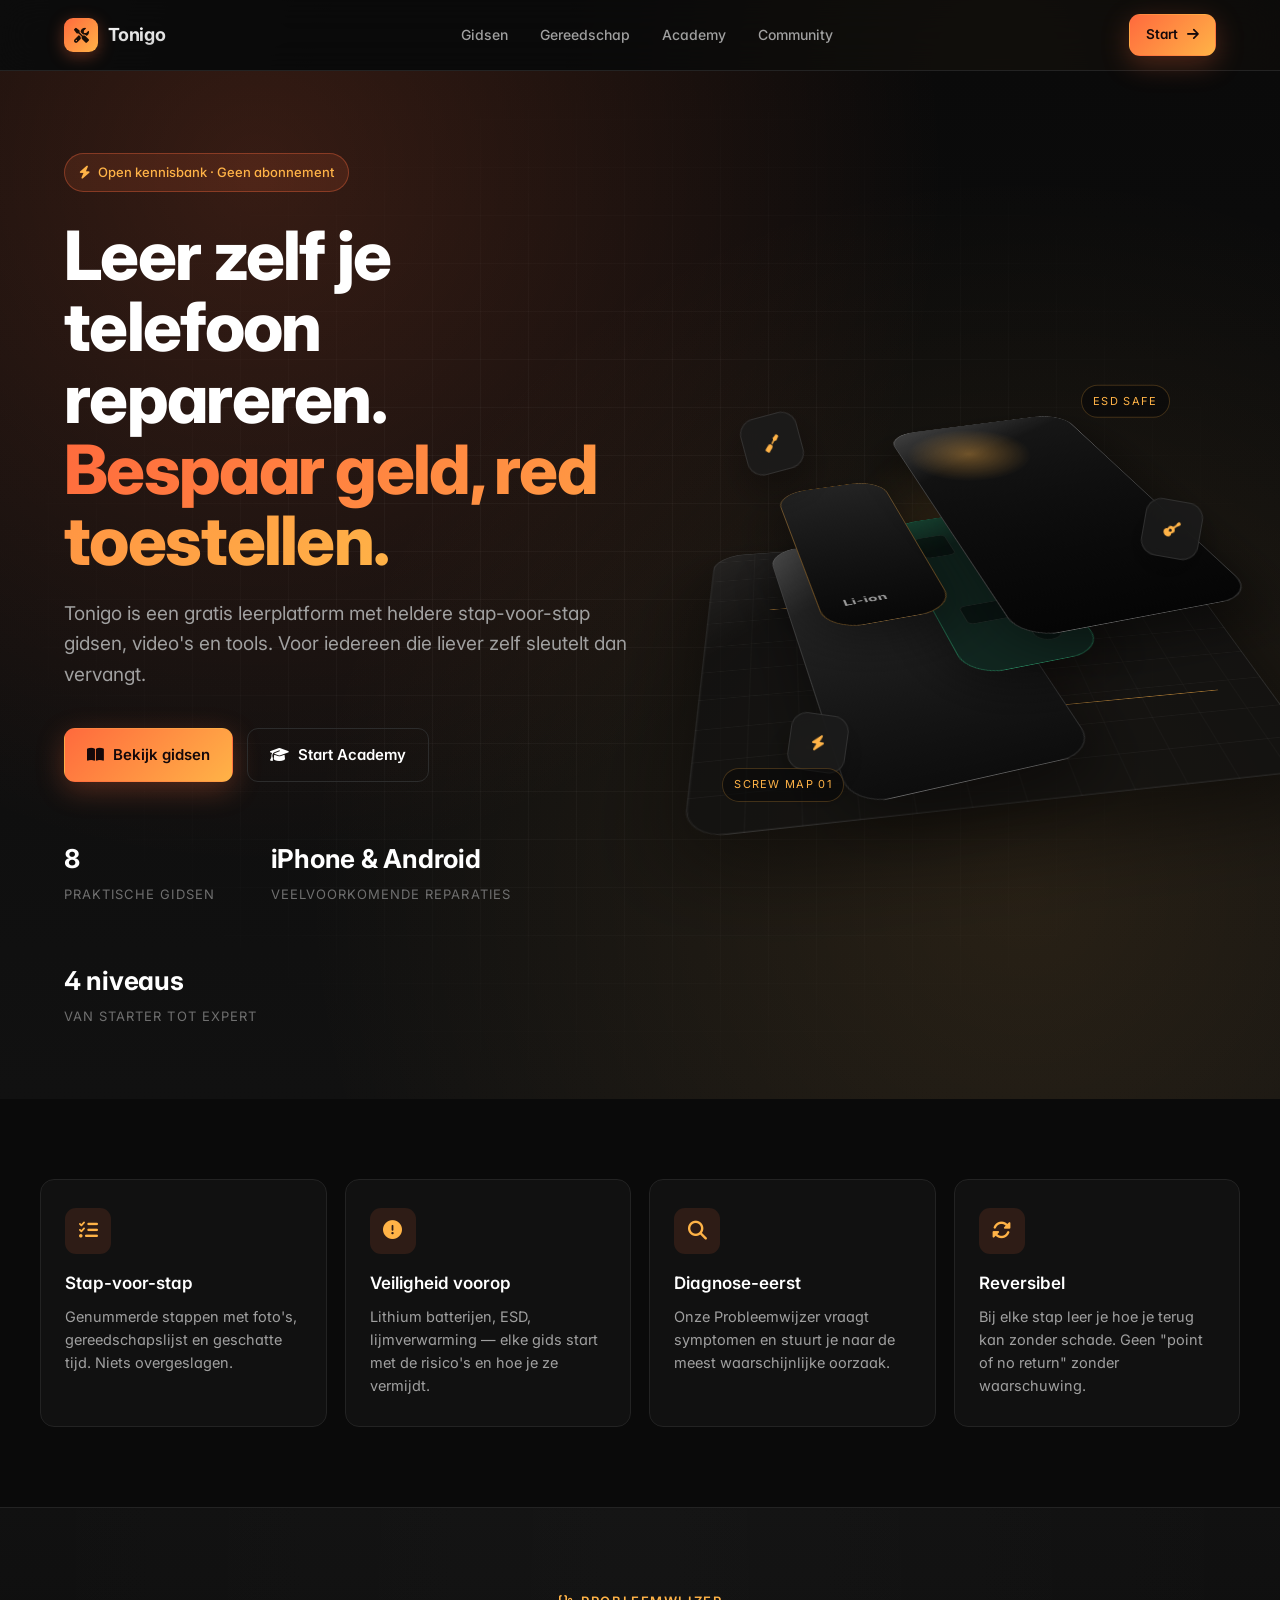
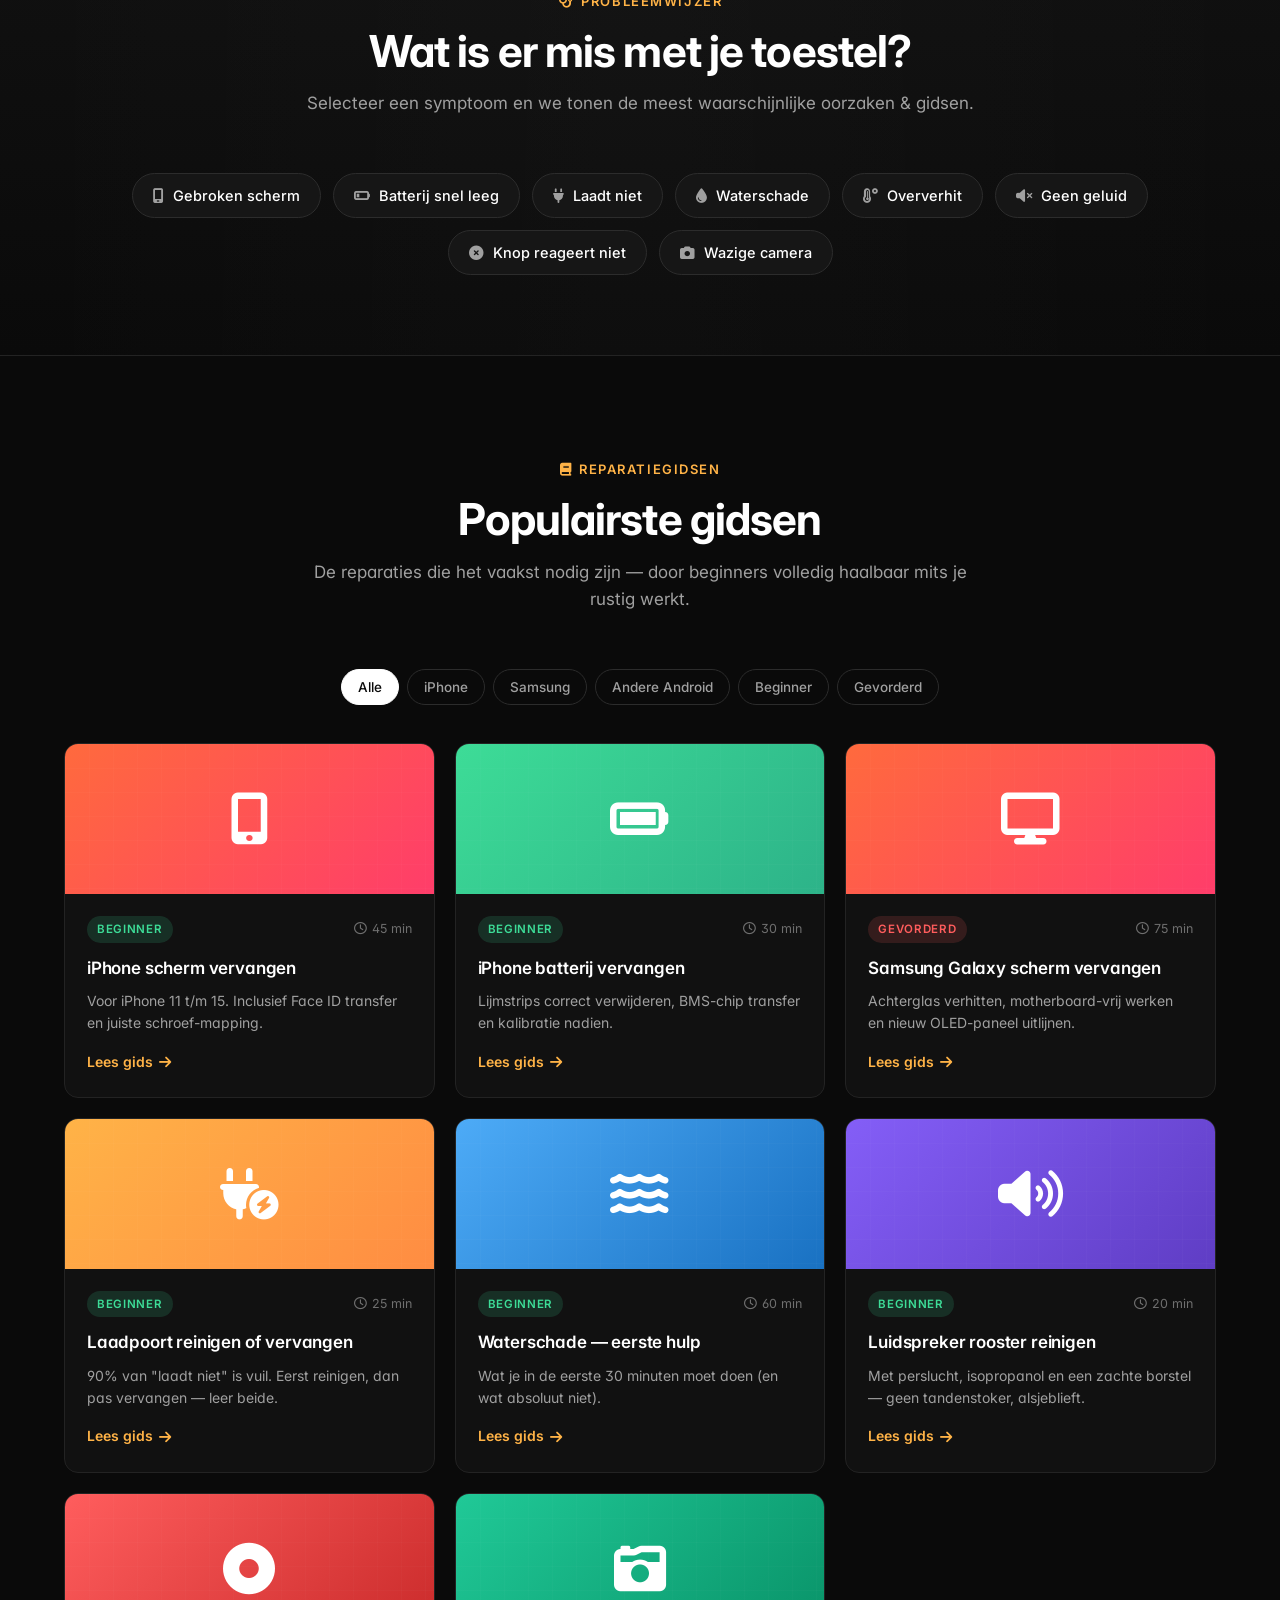
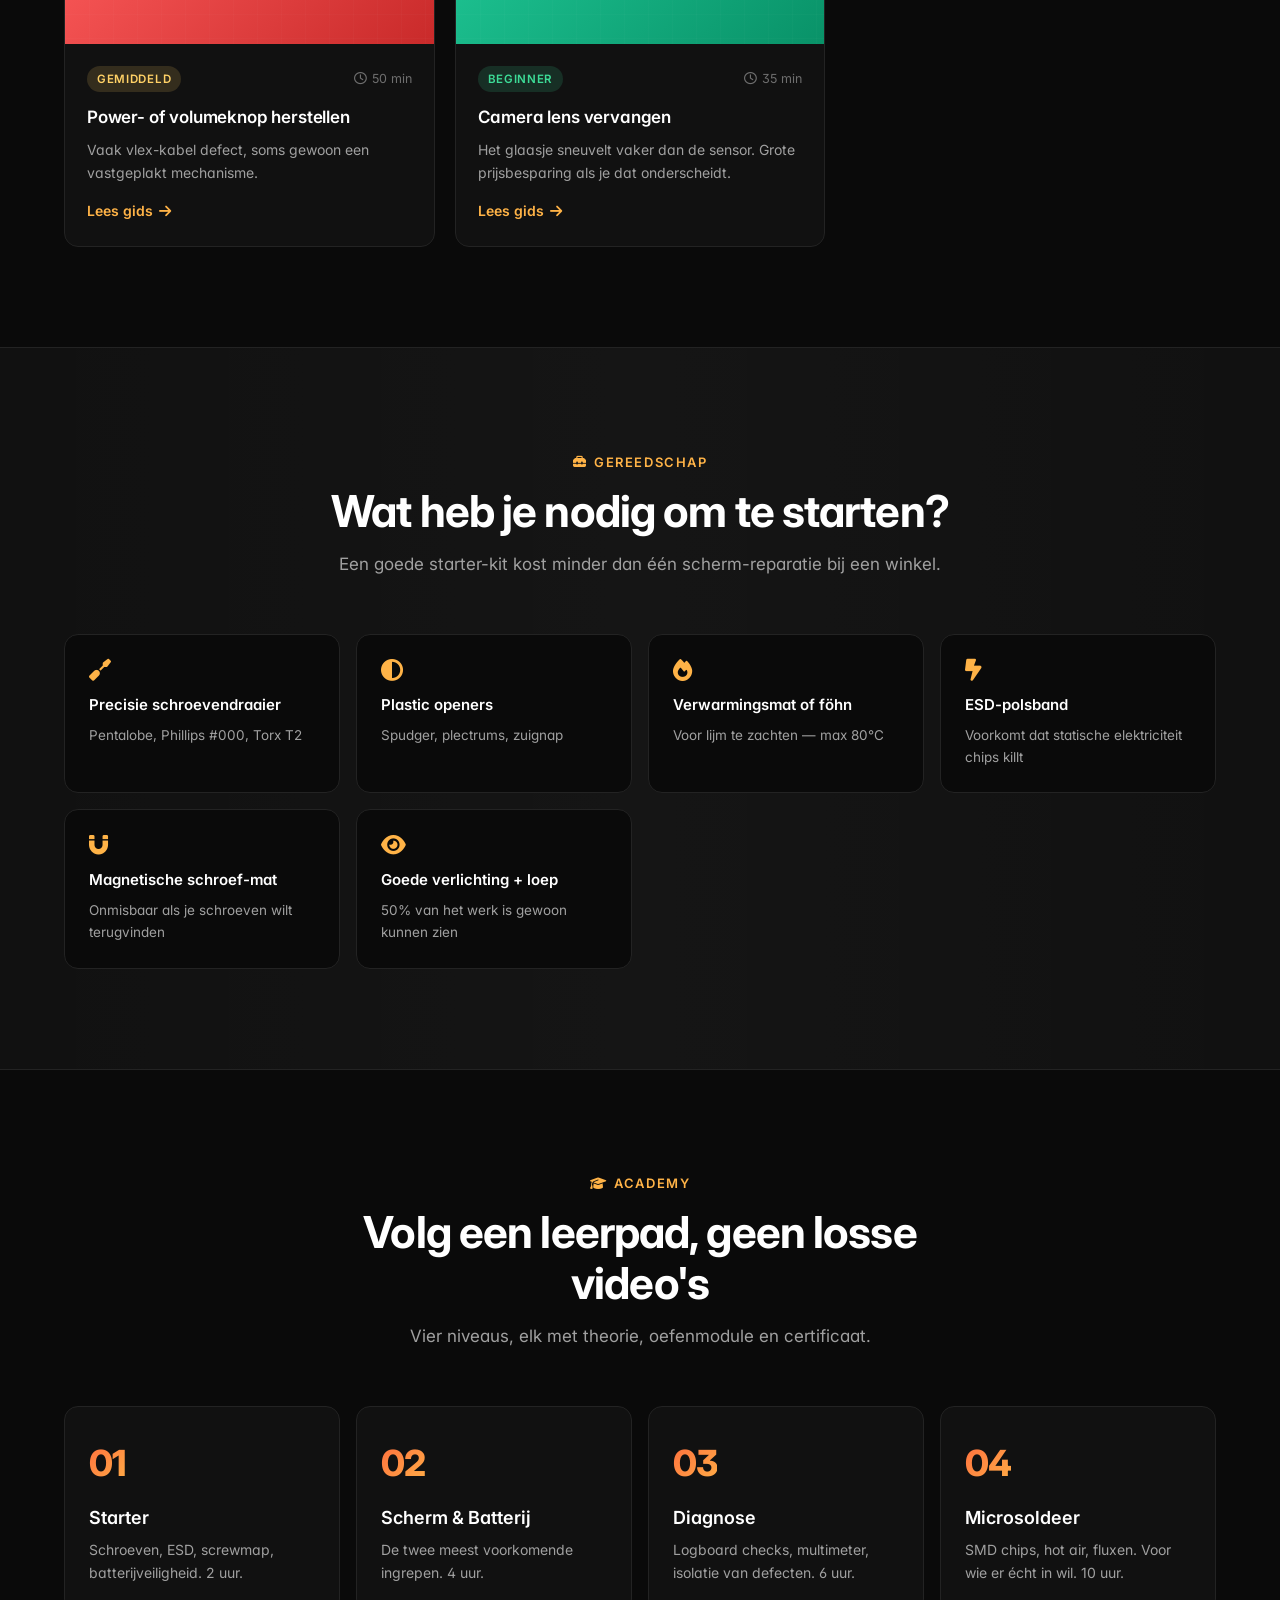
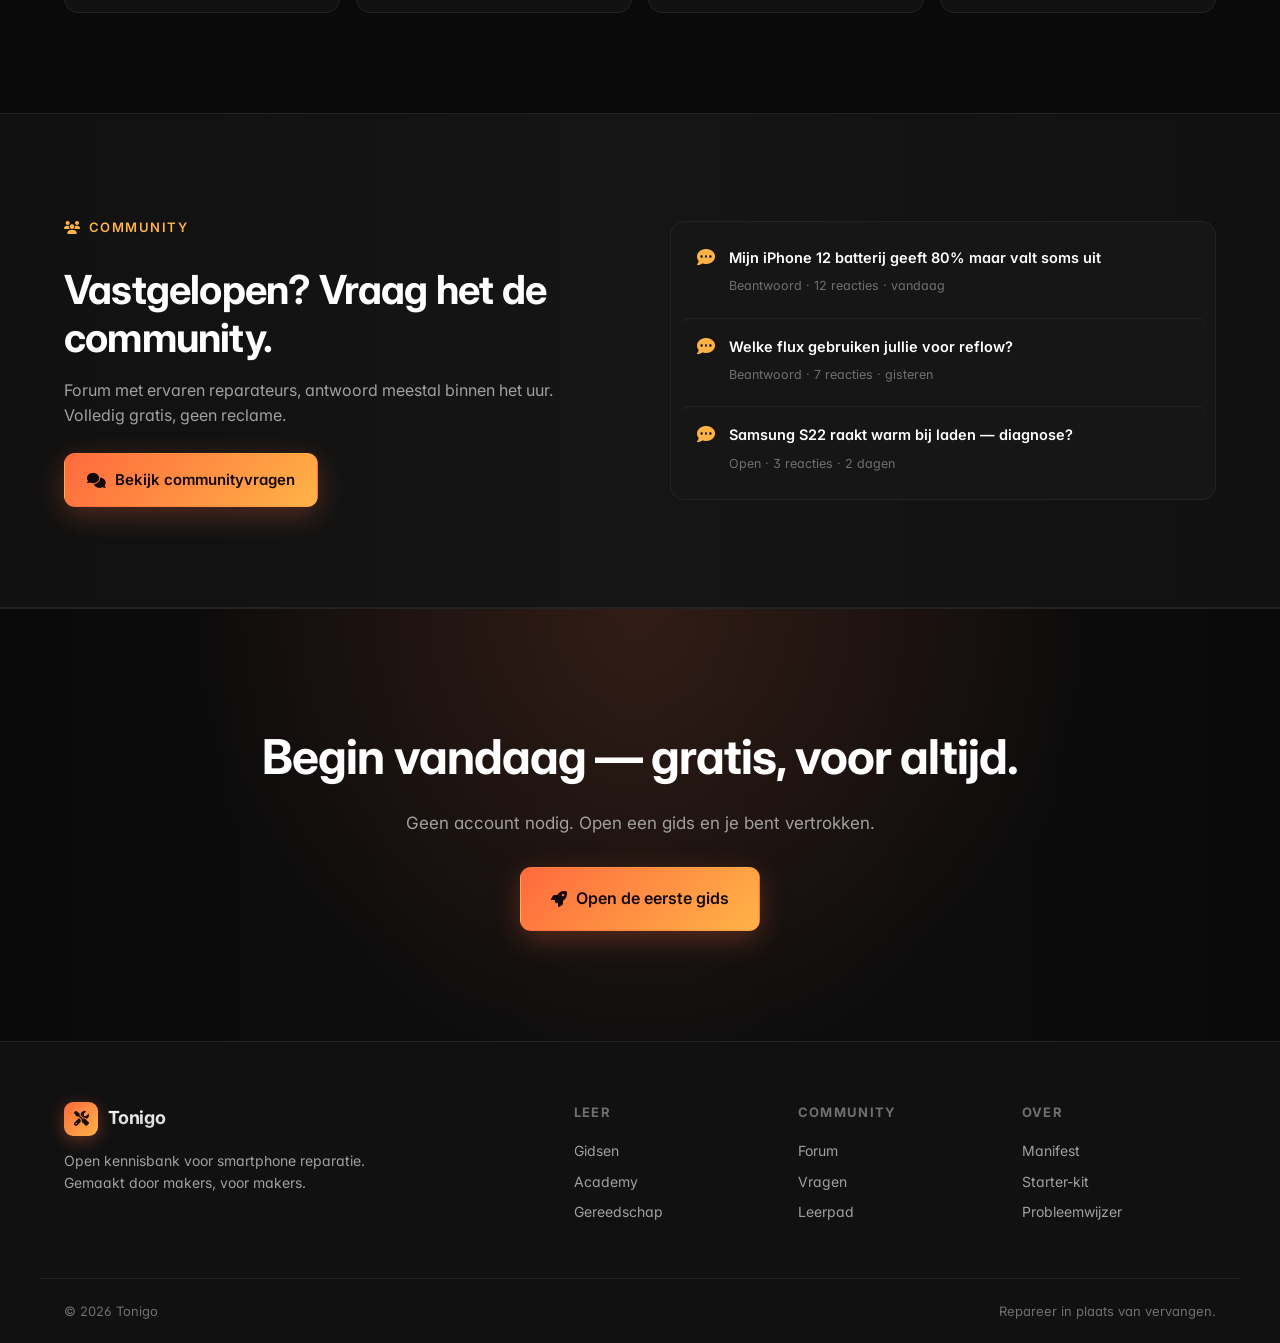
<file: index.html>
<!DOCTYPE html>
<html lang="nl">
<head>
<meta charset="UTF-8" />
<meta name="viewport" content="width=device-width, initial-scale=1.0" />
<meta name="description" content="Tonigo — leer zelf je smartphone repareren. Stap-voor-stap gidsen voor scherm, batterij, laadpoort en meer. iPhone & Android." />
<title>Tonigo · Leer zelf je telefoon repareren</title>
<link rel="preconnect" href="https://fonts.googleapis.com" />
<link rel="preconnect" href="https://fonts.gstatic.com" crossorigin />
<link href="https://fonts.googleapis.com/css2?family=Inter:wght@300;400;500;600;700;800&display=swap" rel="stylesheet" />
<link rel="stylesheet" href="https://cdnjs.cloudflare.com/ajax/libs/font-awesome/6.5.0/css/all.min.css" />
<link rel="stylesheet" href="assets/style.css" />
</head>
<body>

<!-- ============ NAV ============ -->
<header class="nav">
  <div class="container nav__inner">
    <a href="index.html" class="logo">
      <span class="logo__mark"><i class="fa-solid fa-screwdriver-wrench"></i></span>
      <span class="logo__text">Tonigo</span>
    </a>
    <nav class="nav__links">
      <a href="#guides">Gidsen</a>
      <a href="#tools">Gereedschap</a>
      <a href="#academy">Academy</a>
      <a href="#community">Community</a>
    </nav>
    <a href="#guides" class="btn btn--primary btn--small">
      Start <i class="fa-solid fa-arrow-right"></i>
    </a>
  </div>
</header>

<!-- ============ HERO ============ -->
<section class="hero">
  <div class="hero__bg"></div>
  <div class="container hero__inner">
    <div class="hero__copy reveal">
      <div class="badge">
        <i class="fa-solid fa-bolt"></i> Open kennisbank · Geen abonnement
      </div>
      <h1>Leer zelf je telefoon repareren.<br/><span class="grad">Bespaar geld, red toestellen.</span></h1>
      <p class="lead">Tonigo is een gratis leerplatform met heldere stap-voor-stap gidsen, video's en tools. Voor iedereen die liever zelf sleutelt dan vervangt.</p>
      <div class="hero__cta">
        <a href="#guides" class="btn btn--primary">
          <i class="fa-solid fa-book-open"></i> Bekijk gidsen
        </a>
        <a href="#academy" class="btn btn--ghost">
          <i class="fa-solid fa-graduation-cap"></i> Start Academy
        </a>
      </div>
      <ul class="hero__stats">
        <li><strong>8</strong><span>praktische gidsen</span></li>
        <li><strong>iPhone &amp; Android</strong><span>veelvoorkomende reparaties</span></li>
        <li><strong>4 niveaus</strong><span>van starter tot expert</span></li>
      </ul>
    </div>
    <div class="repair-stage reveal" aria-hidden="true" data-depth>
      <div class="repair-stage__halo"></div>
      <div class="repair-stage__mat">
        <span class="mat-line mat-line--one"></span>
        <span class="mat-line mat-line--two"></span>
        <span class="mat-dot mat-dot--one"></span>
        <span class="mat-dot mat-dot--two"></span>
      </div>
      <div class="phone-exploded layer" data-speed="-0.08">
        <div class="phone-panel phone-panel--back"></div>
        <div class="phone-panel phone-panel--board">
          <span></span><span></span><span></span><span></span>
        </div>
        <div class="phone-panel phone-panel--battery"></div>
        <div class="phone-panel phone-panel--screen"></div>
      </div>
      <div class="tool-float tool-float--driver layer" data-speed="0.13"><i class="fa-solid fa-screwdriver"></i></div>
      <div class="tool-float tool-float--pick layer" data-speed="0.18"><i class="fa-solid fa-guitar"></i></div>
      <div class="tool-float tool-float--bolt layer" data-speed="0.1"><i class="fa-solid fa-bolt"></i></div>
      <div class="micro-copy micro-copy--top layer" data-speed="0.06">ESD safe</div>
      <div class="micro-copy micro-copy--bottom layer" data-speed="-0.04">screw map 01</div>
    </div>
  </div>
</section>

<!-- ============ FEATURES ============ -->
<section class="features container">
  <div class="features__grid">
    <article class="feat">
      <span class="feat__icon"><i class="fa-solid fa-list-check"></i></span>
      <h3>Stap-voor-stap</h3>
      <p>Genummerde stappen met foto's, gereedschapslijst en geschatte tijd. Niets overgeslagen.</p>
    </article>
    <article class="feat">
      <span class="feat__icon"><i class="fa-solid fa-circle-exclamation"></i></span>
      <h3>Veiligheid voorop</h3>
      <p>Lithium batterijen, ESD, lijmverwarming — elke gids start met de risico's en hoe je ze vermijdt.</p>
    </article>
    <article class="feat">
      <span class="feat__icon"><i class="fa-solid fa-magnifying-glass"></i></span>
      <h3>Diagnose-eerst</h3>
      <p>Onze Probleemwijzer vraagt symptomen en stuurt je naar de meest waarschijnlijke oorzaak.</p>
    </article>
    <article class="feat">
      <span class="feat__icon"><i class="fa-solid fa-rotate"></i></span>
      <h3>Reversibel</h3>
      <p>Bij elke stap leer je hoe je terug kan zonder schade. Geen "point of no return" zonder waarschuwing.</p>
    </article>
  </div>
</section>

<!-- ============ DIAGNOSE ============ -->
<section class="diag" id="diag">
  <div class="container">
    <div class="section-head">
      <span class="eyebrow"><i class="fa-solid fa-stethoscope"></i> Probleemwijzer</span>
      <h2>Wat is er mis met je toestel?</h2>
      <p>Selecteer een symptoom en we tonen de meest waarschijnlijke oorzaken &amp; gidsen.</p>
    </div>
    <div class="diag__chips" id="diagChips">
      <button class="chip" data-symptom="scherm-stuk"><i class="fa-solid fa-mobile-screen"></i> Gebroken scherm</button>
      <button class="chip" data-symptom="batterij-leeg"><i class="fa-solid fa-battery-quarter"></i> Batterij snel leeg</button>
      <button class="chip" data-symptom="laden-lukt-niet"><i class="fa-solid fa-plug"></i> Laadt niet</button>
      <button class="chip" data-symptom="water"><i class="fa-solid fa-droplet"></i> Waterschade</button>
      <button class="chip" data-symptom="oververhit"><i class="fa-solid fa-temperature-high"></i> Oververhit</button>
      <button class="chip" data-symptom="geen-geluid"><i class="fa-solid fa-volume-xmark"></i> Geen geluid</button>
      <button class="chip" data-symptom="knop-stuk"><i class="fa-solid fa-circle-xmark"></i> Knop reageert niet</button>
      <button class="chip" data-symptom="camera"><i class="fa-solid fa-camera"></i> Wazige camera</button>
    </div>
    <div class="diag__result" id="diagResult" hidden>
      <h3 id="diagTitle"></h3>
      <p id="diagBody"></p>
      <div id="diagLinks" class="diag__links"></div>
    </div>
  </div>
</section>

<!-- ============ GUIDES ============ -->
<section class="guides" id="guides">
  <div class="container">
    <div class="section-head">
      <span class="eyebrow"><i class="fa-solid fa-book"></i> Reparatiegidsen</span>
      <h2>Populairste gidsen</h2>
      <p>De reparaties die het vaakst nodig zijn — door beginners volledig haalbaar mits je rustig werkt.</p>
    </div>

    <div class="guides__filter">
      <button class="filter active" data-filter="all">Alle</button>
      <button class="filter" data-filter="iphone">iPhone</button>
      <button class="filter" data-filter="samsung">Samsung</button>
      <button class="filter" data-filter="other">Andere Android</button>
      <button class="filter" data-filter="beginner">Beginner</button>
      <button class="filter" data-filter="advanced">Gevorderd</button>
    </div>

    <div class="guides__grid" id="guidesGrid">
      <!-- iPhone screen -->
      <article class="card reveal" data-tags="iphone beginner">
        <div class="card__media card__media--screen">
          <i class="fa-solid fa-mobile-screen-button"></i>
        </div>
        <div class="card__body">
          <div class="card__meta">
            <span class="tag tag--easy">Beginner</span>
            <span class="card__time"><i class="fa-regular fa-clock"></i> 45 min</span>
          </div>
          <h3>iPhone scherm vervangen</h3>
          <p>Voor iPhone 11 t/m 15. Inclusief Face ID transfer en juiste schroef-mapping.</p>
          <a href="guides/iphone-scherm-vervangen.html" class="card__link" data-guide="iphone-screen">
            Lees gids <i class="fa-solid fa-arrow-right"></i>
          </a>
        </div>
      </article>

      <!-- iPhone battery -->
      <article class="card reveal" data-tags="iphone beginner">
        <div class="card__media card__media--battery">
          <i class="fa-solid fa-battery-full"></i>
        </div>
        <div class="card__body">
          <div class="card__meta">
            <span class="tag tag--easy">Beginner</span>
            <span class="card__time"><i class="fa-regular fa-clock"></i> 30 min</span>
          </div>
          <h3>iPhone batterij vervangen</h3>
          <p>Lijmstrips correct verwijderen, BMS-chip transfer en kalibratie nadien.</p>
          <a href="guides/iphone-batterij-vervangen.html" class="card__link" data-guide="iphone-battery">
            Lees gids <i class="fa-solid fa-arrow-right"></i>
          </a>
        </div>
      </article>

      <!-- Samsung screen -->
      <article class="card reveal" data-tags="samsung advanced">
        <div class="card__media card__media--screen">
          <i class="fa-solid fa-display"></i>
        </div>
        <div class="card__body">
          <div class="card__meta">
            <span class="tag tag--hard">Gevorderd</span>
            <span class="card__time"><i class="fa-regular fa-clock"></i> 75 min</span>
          </div>
          <h3>Samsung Galaxy scherm vervangen</h3>
          <p>Achterglas verhitten, motherboard-vrij werken en nieuw OLED-paneel uitlijnen.</p>
          <a href="guides/samsung-galaxy-scherm-vervangen.html" class="card__link" data-guide="samsung-screen">
            Lees gids <i class="fa-solid fa-arrow-right"></i>
          </a>
        </div>
      </article>

      <!-- Charge port -->
      <article class="card reveal" data-tags="iphone other beginner">
        <div class="card__media card__media--port">
          <i class="fa-solid fa-plug-circle-bolt"></i>
        </div>
        <div class="card__body">
          <div class="card__meta">
            <span class="tag tag--easy">Beginner</span>
            <span class="card__time"><i class="fa-regular fa-clock"></i> 25 min</span>
          </div>
          <h3>Laadpoort reinigen of vervangen</h3>
          <p>90% van "laadt niet" is vuil. Eerst reinigen, dan pas vervangen — leer beide.</p>
          <a href="guides/laadpoort-reinigen-of-vervangen.html" class="card__link" data-guide="charge-port">
            Lees gids <i class="fa-solid fa-arrow-right"></i>
          </a>
        </div>
      </article>

      <!-- Water -->
      <article class="card reveal" data-tags="iphone samsung other beginner">
        <div class="card__media card__media--water">
          <i class="fa-solid fa-water"></i>
        </div>
        <div class="card__body">
          <div class="card__meta">
            <span class="tag tag--easy">Beginner</span>
            <span class="card__time"><i class="fa-regular fa-clock"></i> 60 min</span>
          </div>
          <h3>Waterschade — eerste hulp</h3>
          <p>Wat je in de eerste 30 minuten moet doen (en wat absoluut niet).</p>
          <a href="guides/waterschade-eerste-hulp.html" class="card__link" data-guide="water-damage">
            Lees gids <i class="fa-solid fa-arrow-right"></i>
          </a>
        </div>
      </article>

      <!-- Speaker -->
      <article class="card reveal" data-tags="iphone samsung beginner">
        <div class="card__media card__media--speaker">
          <i class="fa-solid fa-volume-high"></i>
        </div>
        <div class="card__body">
          <div class="card__meta">
            <span class="tag tag--easy">Beginner</span>
            <span class="card__time"><i class="fa-regular fa-clock"></i> 20 min</span>
          </div>
          <h3>Luidspreker rooster reinigen</h3>
          <p>Met perslucht, isopropanol en een zachte borstel — geen tandenstoker, alsjeblieft.</p>
          <a href="guides/luidspreker-rooster-reinigen.html" class="card__link" data-guide="speaker-clean">
            Lees gids <i class="fa-solid fa-arrow-right"></i>
          </a>
        </div>
      </article>

      <!-- Buttons -->
      <article class="card reveal" data-tags="iphone samsung other advanced">
        <div class="card__media card__media--button">
          <i class="fa-solid fa-circle-dot"></i>
        </div>
        <div class="card__body">
          <div class="card__meta">
            <span class="tag tag--mid">Gemiddeld</span>
            <span class="card__time"><i class="fa-regular fa-clock"></i> 50 min</span>
          </div>
          <h3>Power- of volumeknop herstellen</h3>
          <p>Vaak vlex-kabel defect, soms gewoon een vastgeplakt mechanisme.</p>
          <a href="guides/power-of-volumeknop-herstellen.html" class="card__link" data-guide="buttons">
            Lees gids <i class="fa-solid fa-arrow-right"></i>
          </a>
        </div>
      </article>

      <!-- Camera -->
      <article class="card reveal" data-tags="iphone samsung beginner">
        <div class="card__media card__media--camera">
          <i class="fa-solid fa-camera-retro"></i>
        </div>
        <div class="card__body">
          <div class="card__meta">
            <span class="tag tag--easy">Beginner</span>
            <span class="card__time"><i class="fa-regular fa-clock"></i> 35 min</span>
          </div>
          <h3>Camera lens vervangen</h3>
          <p>Het glaasje sneuvelt vaker dan de sensor. Grote prijsbesparing als je dat onderscheidt.</p>
          <a href="guides/camera-lens-vervangen.html" class="card__link" data-guide="camera-lens">
            Lees gids <i class="fa-solid fa-arrow-right"></i>
          </a>
        </div>
      </article>
    </div>
  </div>
</section>

<!-- ============ TOOLS ============ -->
<section class="tools" id="tools">
  <div class="container">
    <div class="section-head">
      <span class="eyebrow"><i class="fa-solid fa-toolbox"></i> Gereedschap</span>
      <h2>Wat heb je nodig om te starten?</h2>
      <p>Een goede starter-kit kost minder dan één scherm-reparatie bij een winkel.</p>
    </div>
    <div class="tools__grid">
      <div class="tool"><i class="fa-solid fa-screwdriver"></i><strong>Precisie schroevendraaier</strong><span>Pentalobe, Phillips #000, Torx T2</span></div>
      <div class="tool"><i class="fa-solid fa-circle-half-stroke"></i><strong>Plastic openers</strong><span>Spudger, plectrums, zuignap</span></div>
      <div class="tool"><i class="fa-solid fa-fire"></i><strong>Verwarmingsmat of föhn</strong><span>Voor lijm te zachten — max 80°C</span></div>
      <div class="tool"><i class="fa-solid fa-bolt-lightning"></i><strong>ESD-polsband</strong><span>Voorkomt dat statische elektriciteit chips killt</span></div>
      <div class="tool"><i class="fa-solid fa-magnet"></i><strong>Magnetische schroef-mat</strong><span>Onmisbaar als je schroeven wilt terugvinden</span></div>
      <div class="tool"><i class="fa-solid fa-eye"></i><strong>Goede verlichting + loep</strong><span>50% van het werk is gewoon kunnen zien</span></div>
    </div>
  </div>
</section>

<!-- ============ ACADEMY ============ -->
<section class="academy" id="academy">
  <div class="container">
    <div class="section-head">
      <span class="eyebrow"><i class="fa-solid fa-graduation-cap"></i> Academy</span>
      <h2>Volg een leerpad, geen losse video's</h2>
      <p>Vier niveaus, elk met theorie, oefenmodule en certificaat.</p>
    </div>
    <div class="path">
      <div class="path__step">
        <span class="path__num">01</span>
        <h3>Starter</h3>
        <p>Schroeven, ESD, screwmap, batterijveiligheid. 2 uur.</p>
      </div>
      <div class="path__step">
        <span class="path__num">02</span>
        <h3>Scherm &amp; Batterij</h3>
        <p>De twee meest voorkomende ingrepen. 4 uur.</p>
      </div>
      <div class="path__step">
        <span class="path__num">03</span>
        <h3>Diagnose</h3>
        <p>Logboard checks, multimeter, isolatie van defecten. 6 uur.</p>
      </div>
      <div class="path__step">
        <span class="path__num">04</span>
        <h3>Microsoldeer</h3>
        <p>SMD chips, hot air, fluxen. Voor wie er écht in wil. 10 uur.</p>
      </div>
    </div>
  </div>
</section>

<!-- ============ COMMUNITY ============ -->
<section class="community" id="community">
  <div class="container community__inner">
    <div>
      <span class="eyebrow"><i class="fa-solid fa-users"></i> Community</span>
      <h2>Vastgelopen? Vraag het de community.</h2>
      <p>Forum met ervaren reparateurs, antwoord meestal binnen het uur. Volledig gratis, geen reclame.</p>
      <a href="#community" class="btn btn--primary"><i class="fa-solid fa-comments"></i> Bekijk communityvragen</a>
    </div>
    <div class="community__card">
      <div class="community__row">
        <i class="fa-solid fa-comment-dots"></i>
        <div>
          <strong>Mijn iPhone 12 batterij geeft 80% maar valt soms uit</strong>
          <span>Beantwoord · 12 reacties · vandaag</span>
        </div>
      </div>
      <div class="community__row">
        <i class="fa-solid fa-comment-dots"></i>
        <div>
          <strong>Welke flux gebruiken jullie voor reflow?</strong>
          <span>Beantwoord · 7 reacties · gisteren</span>
        </div>
      </div>
      <div class="community__row">
        <i class="fa-solid fa-comment-dots"></i>
        <div>
          <strong>Samsung S22 raakt warm bij laden — diagnose?</strong>
          <span>Open · 3 reacties · 2 dagen</span>
        </div>
      </div>
    </div>
  </div>
</section>

<!-- ============ CTA ============ -->
<section class="cta">
  <div class="container cta__inner">
    <h2>Begin vandaag — gratis, voor altijd.</h2>
    <p>Geen account nodig. Open een gids en je bent vertrokken.</p>
    <a href="#guides" class="btn btn--primary btn--large">
      <i class="fa-solid fa-rocket"></i> Open de eerste gids
    </a>
  </div>
</section>

<!-- ============ FOOTER ============ -->
<footer class="footer">
  <div class="container footer__inner">
    <div class="footer__brand">
    <a href="index.html" class="logo">
        <span class="logo__mark"><i class="fa-solid fa-screwdriver-wrench"></i></span>
        <span class="logo__text">Tonigo</span>
      </a>
      <p>Open kennisbank voor smartphone reparatie. Gemaakt door makers, voor makers.</p>
    </div>
    <div class="footer__cols">
      <div>
        <h4>Leer</h4>
        <a href="#guides">Gidsen</a>
        <a href="#academy">Academy</a>
        <a href="#tools">Gereedschap</a>
      </div>
      <div>
        <h4>Community</h4>
        <a href="#community">Forum</a>
        <a href="#community">Vragen</a>
        <a href="#academy">Leerpad</a>
      </div>
      <div>
        <h4>Over</h4>
        <a href="README.md">Manifest</a>
        <a href="#tools">Starter-kit</a>
        <a href="#diag">Probleemwijzer</a>
      </div>
    </div>
  </div>
  <div class="footer__bottom container">
    <span>© <span id="year"></span> Tonigo</span>
    <span>Repareer in plaats van vervangen.</span>
  </div>
</footer>

<script src="assets/script.js"></script>
</body>
</html>
</file>
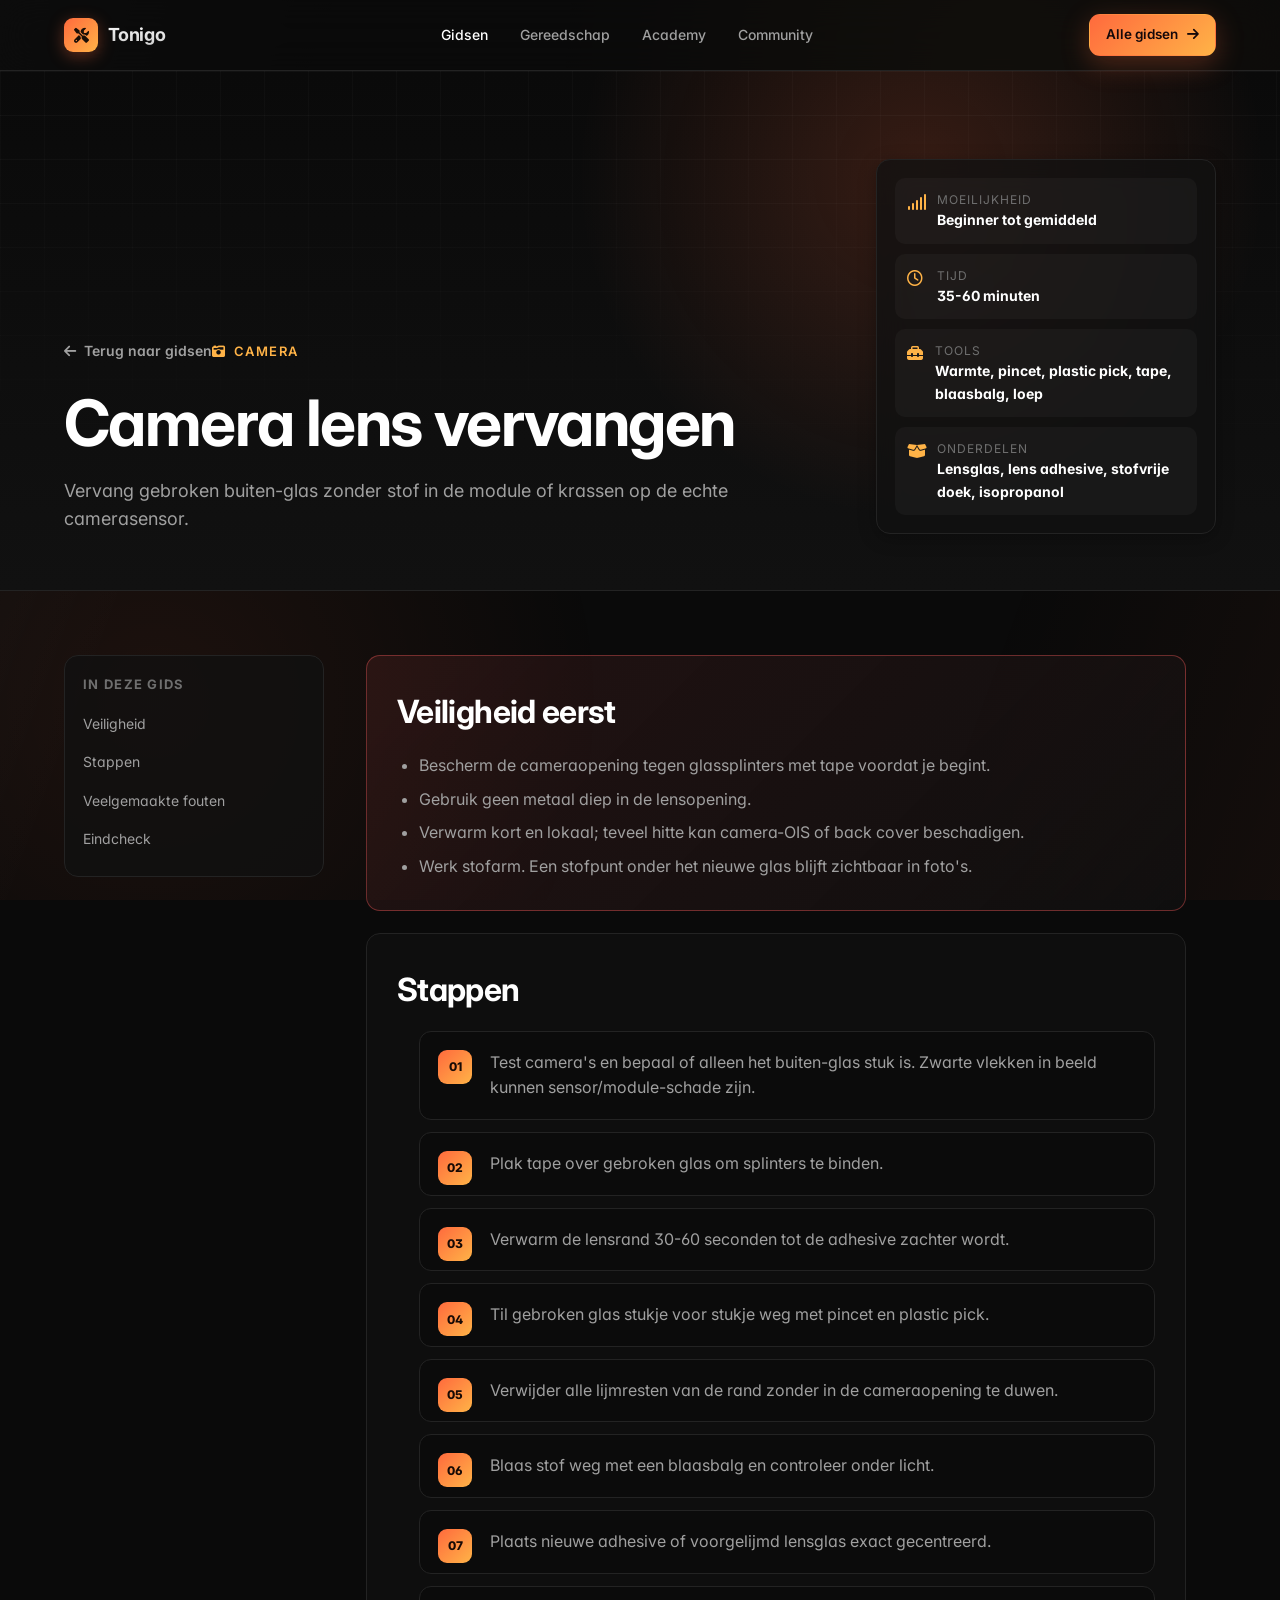
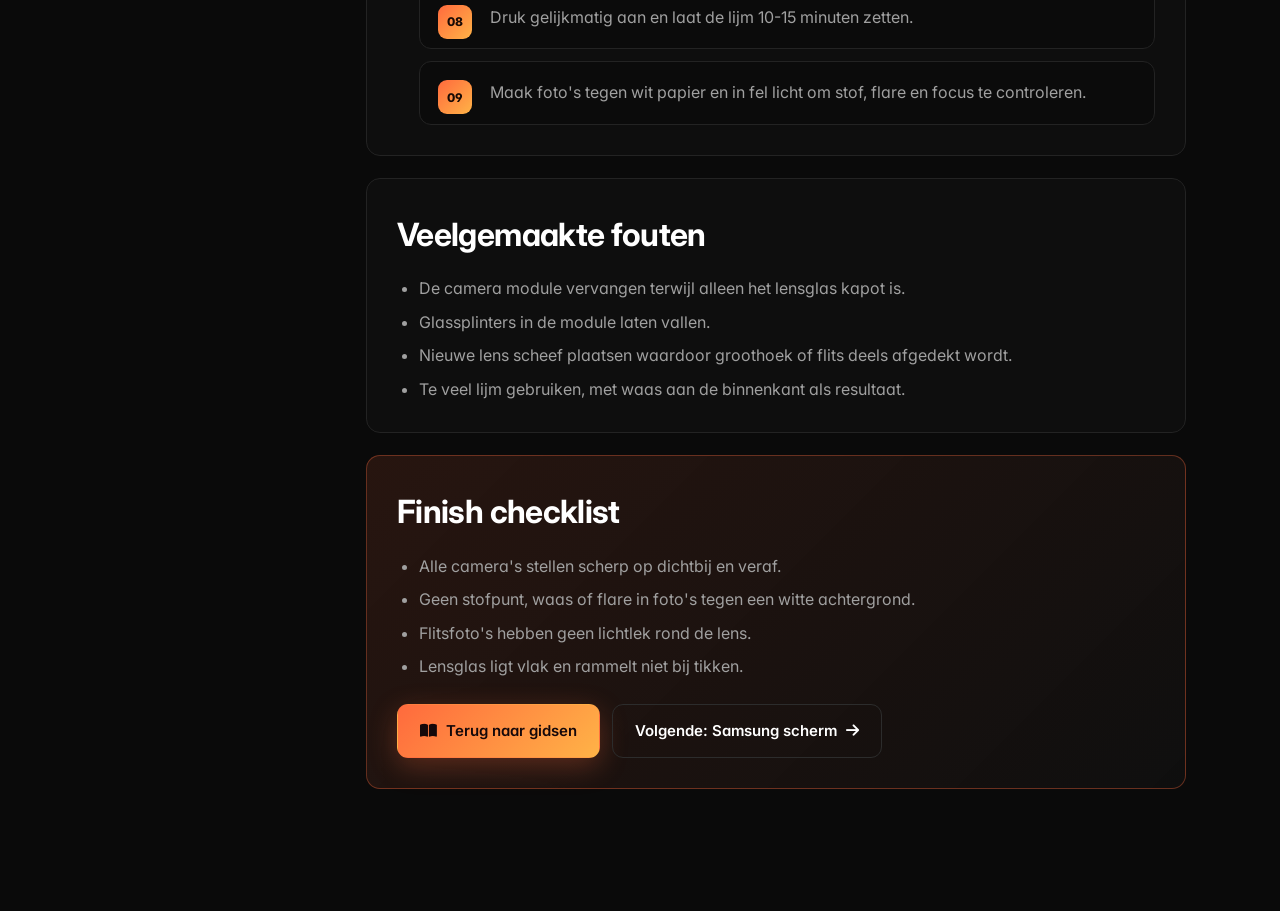
<file: guides/camera-lens-vervangen.html>
<!DOCTYPE html>
<html lang="nl">
<head>
<meta charset="UTF-8" />
<meta name="viewport" content="width=device-width, initial-scale=1.0" />
<meta name="description" content="Tonigo gids: camera lensglas vervangen en camera module beschermen." />
<title>Camera lens vervangen · Tonigo</title>
<link rel="preconnect" href="https://fonts.googleapis.com" />
<link rel="preconnect" href="https://fonts.gstatic.com" crossorigin />
<link href="https://fonts.googleapis.com/css2?family=Inter:wght@300;400;500;600;700;800&display=swap" rel="stylesheet" />
<link rel="stylesheet" href="https://cdnjs.cloudflare.com/ajax/libs/font-awesome/6.5.0/css/all.min.css" />
<link rel="stylesheet" href="../assets/style.css" />
</head>
<body class="guide-page">
<header class="nav"><div class="container nav__inner"><a href="../index.html" class="logo"><span class="logo__mark"><i class="fa-solid fa-screwdriver-wrench"></i></span><span class="logo__text">Tonigo</span></a><nav class="nav__links"><a href="../index.html#guides">Gidsen</a><a href="../index.html#tools">Gereedschap</a><a href="../index.html#academy">Academy</a><a href="../index.html#community">Community</a></nav><a href="../index.html#guides" class="btn btn--primary btn--small">Alle gidsen <i class="fa-solid fa-arrow-right"></i></a></div></header>
<main>
<section class="guide-hero"><div class="container guide-hero__inner"><div><a class="back-link" href="../index.html#guides"><i class="fa-solid fa-arrow-left"></i> Terug naar gidsen</a><span class="eyebrow"><i class="fa-solid fa-camera-retro"></i> Camera</span><h1>Camera lens vervangen</h1><p class="guide-hero__lead">Vervang gebroken buiten-glas zonder stof in de module of krassen op de echte camerasensor.</p></div><aside class="guide-specs"><div class="guide-spec"><i class="fa-solid fa-signal"></i><div><span>Moeilijkheid</span><strong>Beginner tot gemiddeld</strong></div></div><div class="guide-spec"><i class="fa-regular fa-clock"></i><div><span>Tijd</span><strong>35-60 minuten</strong></div></div><div class="guide-spec"><i class="fa-solid fa-toolbox"></i><div><span>Tools</span><strong>Warmte, pincet, plastic pick, tape, blaasbalg, loep</strong></div></div><div class="guide-spec"><i class="fa-solid fa-box-open"></i><div><span>Onderdelen</span><strong>Lensglas, lens adhesive, stofvrije doek, isopropanol</strong></div></div></aside></div></section>
<div class="container guide-layout"><aside class="guide-toc"><strong>In deze gids</strong><a href="#veiligheid">Veiligheid</a><a href="#stappen">Stappen</a><a href="#fouten">Veelgemaakte fouten</a><a href="#check">Eindcheck</a></aside><article class="guide-content">
<section id="veiligheid" class="guide-section guide-section--warning"><h2>Veiligheid eerst</h2><ul><li>Bescherm de cameraopening tegen glassplinters met tape voordat je begint.</li><li>Gebruik geen metaal diep in de lensopening.</li><li>Verwarm kort en lokaal; teveel hitte kan camera-OIS of back cover beschadigen.</li><li>Werk stofarm. Een stofpunt onder het nieuwe glas blijft zichtbaar in foto's.</li></ul></section>
<section id="stappen" class="guide-section"><h2>Stappen</h2><ol class="guide-steps"><li>Test camera's en bepaal of alleen het buiten-glas stuk is. Zwarte vlekken in beeld kunnen sensor/module-schade zijn.</li><li>Plak tape over gebroken glas om splinters te binden.</li><li>Verwarm de lensrand 30-60 seconden tot de adhesive zachter wordt.</li><li>Til gebroken glas stukje voor stukje weg met pincet en plastic pick.</li><li>Verwijder alle lijmresten van de rand zonder in de cameraopening te duwen.</li><li>Blaas stof weg met een blaasbalg en controleer onder licht.</li><li>Plaats nieuwe adhesive of voorgelijmd lensglas exact gecentreerd.</li><li>Druk gelijkmatig aan en laat de lijm 10-15 minuten zetten.</li><li>Maak foto's tegen wit papier en in fel licht om stof, flare en focus te controleren.</li></ol></section>
<section id="fouten" class="guide-section"><h2>Veelgemaakte fouten</h2><ul><li>De camera module vervangen terwijl alleen het lensglas kapot is.</li><li>Glassplinters in de module laten vallen.</li><li>Nieuwe lens scheef plaatsen waardoor groothoek of flits deels afgedekt wordt.</li><li>Te veel lijm gebruiken, met waas aan de binnenkant als resultaat.</li></ul></section>
<section id="check" class="guide-section guide-section--finish"><h2>Finish checklist</h2><ul><li>Alle camera's stellen scherp op dichtbij en veraf.</li><li>Geen stofpunt, waas of flare in foto's tegen een witte achtergrond.</li><li>Flitsfoto's hebben geen lichtlek rond de lens.</li><li>Lensglas ligt vlak en rammelt niet bij tikken.</li></ul><div class="guide-cta"><a href="../index.html#guides" class="btn btn--primary"><i class="fa-solid fa-book-open"></i> Terug naar gidsen</a><a href="samsung-galaxy-scherm-vervangen.html" class="btn btn--ghost">Volgende: Samsung scherm <i class="fa-solid fa-arrow-right"></i></a></div></section>
</article></div>
</main>
<script src="../assets/script.js"></script>
</body>
</html>
</file>
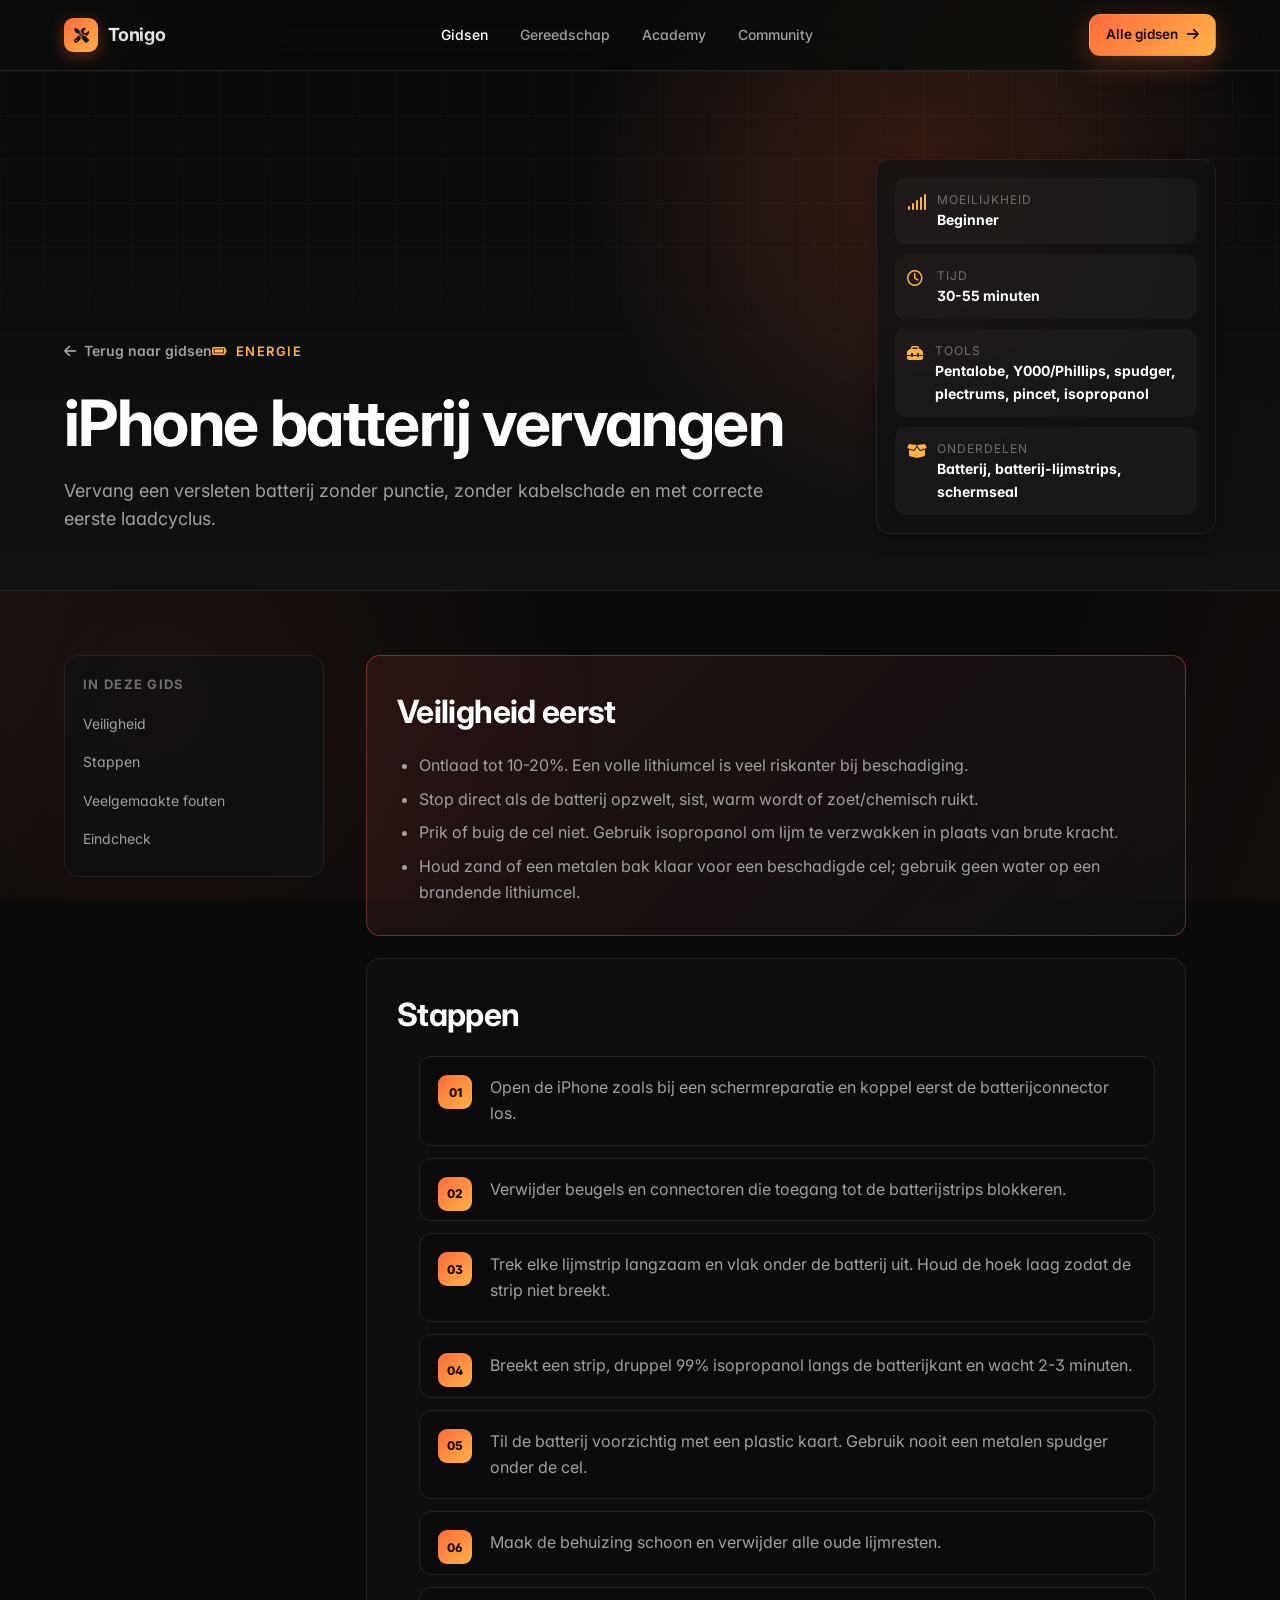
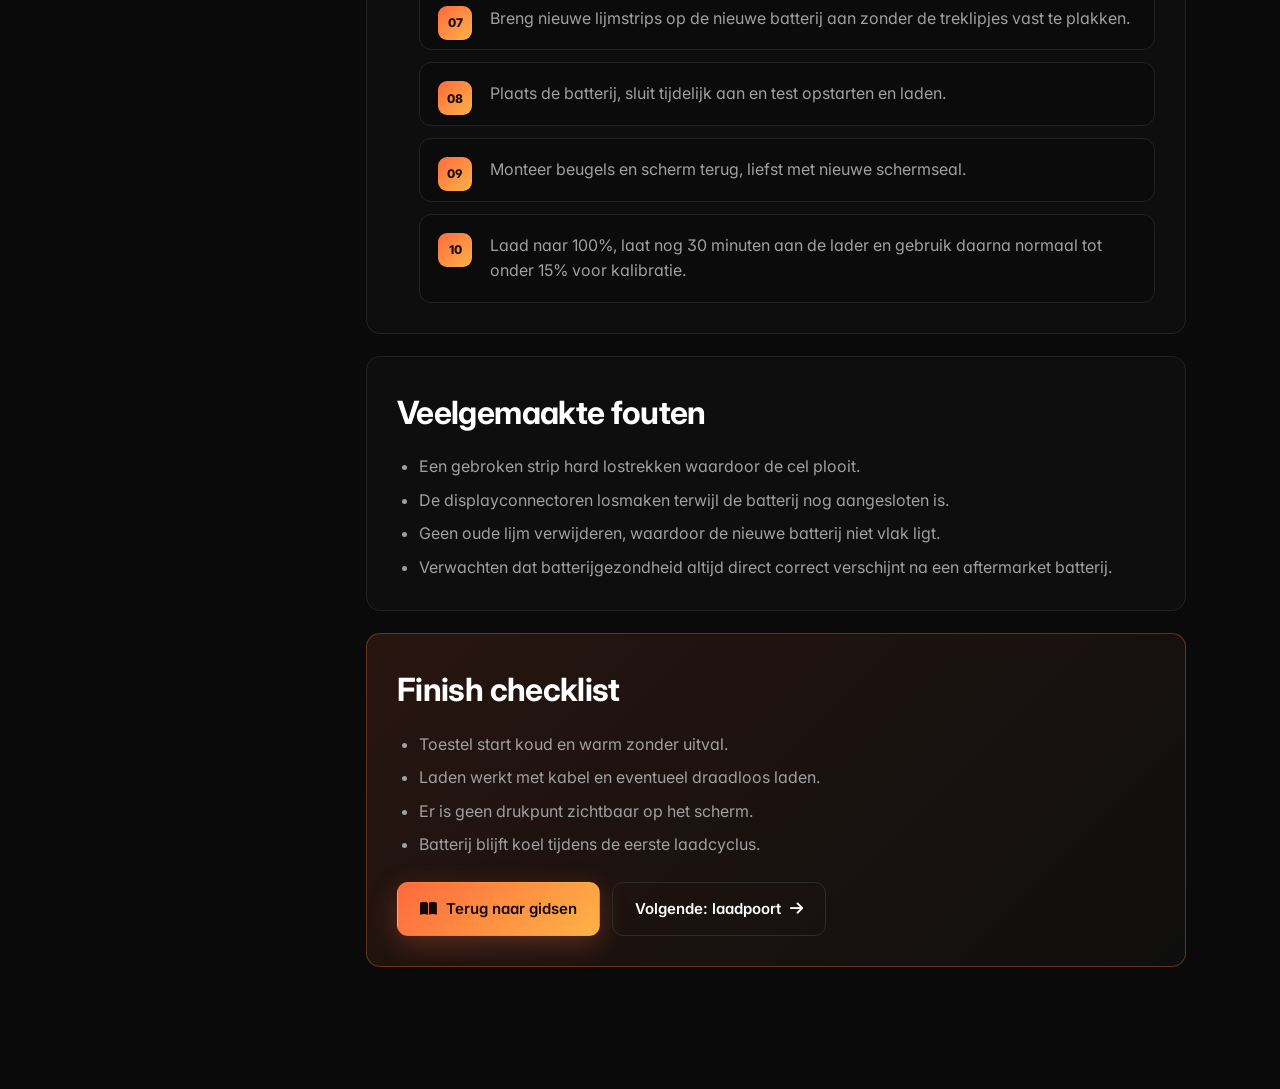
<file: guides/iphone-batterij-vervangen.html>
<!DOCTYPE html>
<html lang="nl">
<head>
<meta charset="UTF-8" />
<meta name="viewport" content="width=device-width, initial-scale=1.0" />
<meta name="description" content="Tonigo gids: iPhone batterij vervangen met lijmstrips, veiligheid en kalibratie." />
<title>iPhone batterij vervangen · Tonigo</title>
<link rel="preconnect" href="https://fonts.googleapis.com" />
<link rel="preconnect" href="https://fonts.gstatic.com" crossorigin />
<link href="https://fonts.googleapis.com/css2?family=Inter:wght@300;400;500;600;700;800&display=swap" rel="stylesheet" />
<link rel="stylesheet" href="https://cdnjs.cloudflare.com/ajax/libs/font-awesome/6.5.0/css/all.min.css" />
<link rel="stylesheet" href="../assets/style.css" />
</head>
<body class="guide-page">
<header class="nav"><div class="container nav__inner"><a href="../index.html" class="logo"><span class="logo__mark"><i class="fa-solid fa-screwdriver-wrench"></i></span><span class="logo__text">Tonigo</span></a><nav class="nav__links"><a href="../index.html#guides">Gidsen</a><a href="../index.html#tools">Gereedschap</a><a href="../index.html#academy">Academy</a><a href="../index.html#community">Community</a></nav><a href="../index.html#guides" class="btn btn--primary btn--small">Alle gidsen <i class="fa-solid fa-arrow-right"></i></a></div></header>
<main>
<section class="guide-hero"><div class="container guide-hero__inner"><div><a class="back-link" href="../index.html#guides"><i class="fa-solid fa-arrow-left"></i> Terug naar gidsen</a><span class="eyebrow"><i class="fa-solid fa-battery-full"></i> Energie</span><h1>iPhone batterij vervangen</h1><p class="guide-hero__lead">Vervang een versleten batterij zonder punctie, zonder kabelschade en met correcte eerste laadcyclus.</p></div><aside class="guide-specs"><div class="guide-spec"><i class="fa-solid fa-signal"></i><div><span>Moeilijkheid</span><strong>Beginner</strong></div></div><div class="guide-spec"><i class="fa-regular fa-clock"></i><div><span>Tijd</span><strong>30-55 minuten</strong></div></div><div class="guide-spec"><i class="fa-solid fa-toolbox"></i><div><span>Tools</span><strong>Pentalobe, Y000/Phillips, spudger, plectrums, pincet, isopropanol</strong></div></div><div class="guide-spec"><i class="fa-solid fa-box-open"></i><div><span>Onderdelen</span><strong>Batterij, batterij-lijmstrips, schermseal</strong></div></div></aside></div></section>
<div class="container guide-layout"><aside class="guide-toc"><strong>In deze gids</strong><a href="#veiligheid">Veiligheid</a><a href="#stappen">Stappen</a><a href="#fouten">Veelgemaakte fouten</a><a href="#check">Eindcheck</a></aside><article class="guide-content">
<section id="veiligheid" class="guide-section guide-section--warning"><h2>Veiligheid eerst</h2><ul><li>Ontlaad tot 10-20%. Een volle lithiumcel is veel riskanter bij beschadiging.</li><li>Stop direct als de batterij opzwelt, sist, warm wordt of zoet/chemisch ruikt.</li><li>Prik of buig de cel niet. Gebruik isopropanol om lijm te verzwakken in plaats van brute kracht.</li><li>Houd zand of een metalen bak klaar voor een beschadigde cel; gebruik geen water op een brandende lithiumcel.</li></ul></section>
<section id="stappen" class="guide-section"><h2>Stappen</h2><ol class="guide-steps"><li>Open de iPhone zoals bij een schermreparatie en koppel eerst de batterijconnector los.</li><li>Verwijder beugels en connectoren die toegang tot de batterijstrips blokkeren.</li><li>Trek elke lijmstrip langzaam en vlak onder de batterij uit. Houd de hoek laag zodat de strip niet breekt.</li><li>Breekt een strip, druppel 99% isopropanol langs de batterijkant en wacht 2-3 minuten.</li><li>Til de batterij voorzichtig met een plastic kaart. Gebruik nooit een metalen spudger onder de cel.</li><li>Maak de behuizing schoon en verwijder alle oude lijmresten.</li><li>Breng nieuwe lijmstrips op de nieuwe batterij aan zonder de treklipjes vast te plakken.</li><li>Plaats de batterij, sluit tijdelijk aan en test opstarten en laden.</li><li>Monteer beugels en scherm terug, liefst met nieuwe schermseal.</li><li>Laad naar 100%, laat nog 30 minuten aan de lader en gebruik daarna normaal tot onder 15% voor kalibratie.</li></ol></section>
<section id="fouten" class="guide-section"><h2>Veelgemaakte fouten</h2><ul><li>Een gebroken strip hard lostrekken waardoor de cel plooit.</li><li>De displayconnectoren losmaken terwijl de batterij nog aangesloten is.</li><li>Geen oude lijm verwijderen, waardoor de nieuwe batterij niet vlak ligt.</li><li>Verwachten dat batterijgezondheid altijd direct correct verschijnt na een aftermarket batterij.</li></ul></section>
<section id="check" class="guide-section guide-section--finish"><h2>Finish checklist</h2><ul><li>Toestel start koud en warm zonder uitval.</li><li>Laden werkt met kabel en eventueel draadloos laden.</li><li>Er is geen drukpunt zichtbaar op het scherm.</li><li>Batterij blijft koel tijdens de eerste laadcyclus.</li></ul><div class="guide-cta"><a href="../index.html#guides" class="btn btn--primary"><i class="fa-solid fa-book-open"></i> Terug naar gidsen</a><a href="laadpoort-reinigen-of-vervangen.html" class="btn btn--ghost">Volgende: laadpoort <i class="fa-solid fa-arrow-right"></i></a></div></section>
</article></div>
</main>
<script src="../assets/script.js"></script>
</body>
</html>
</file>
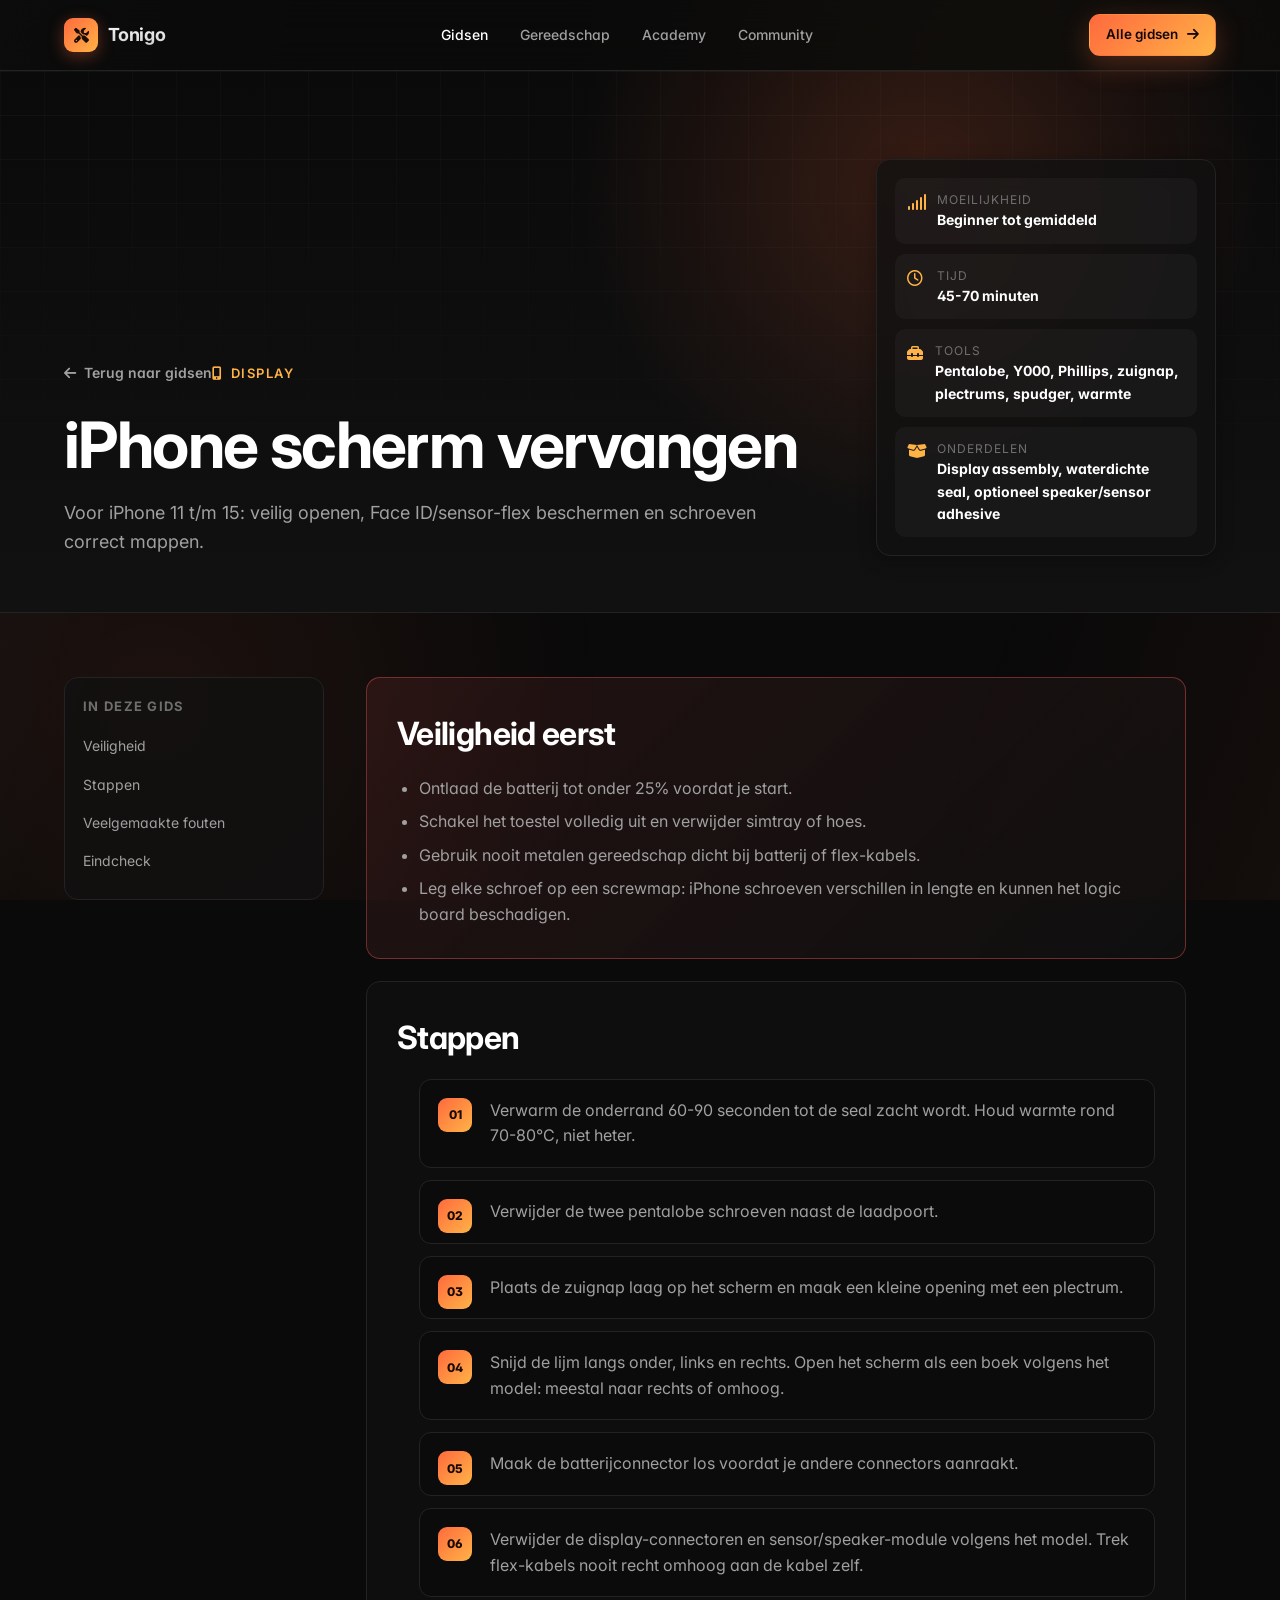
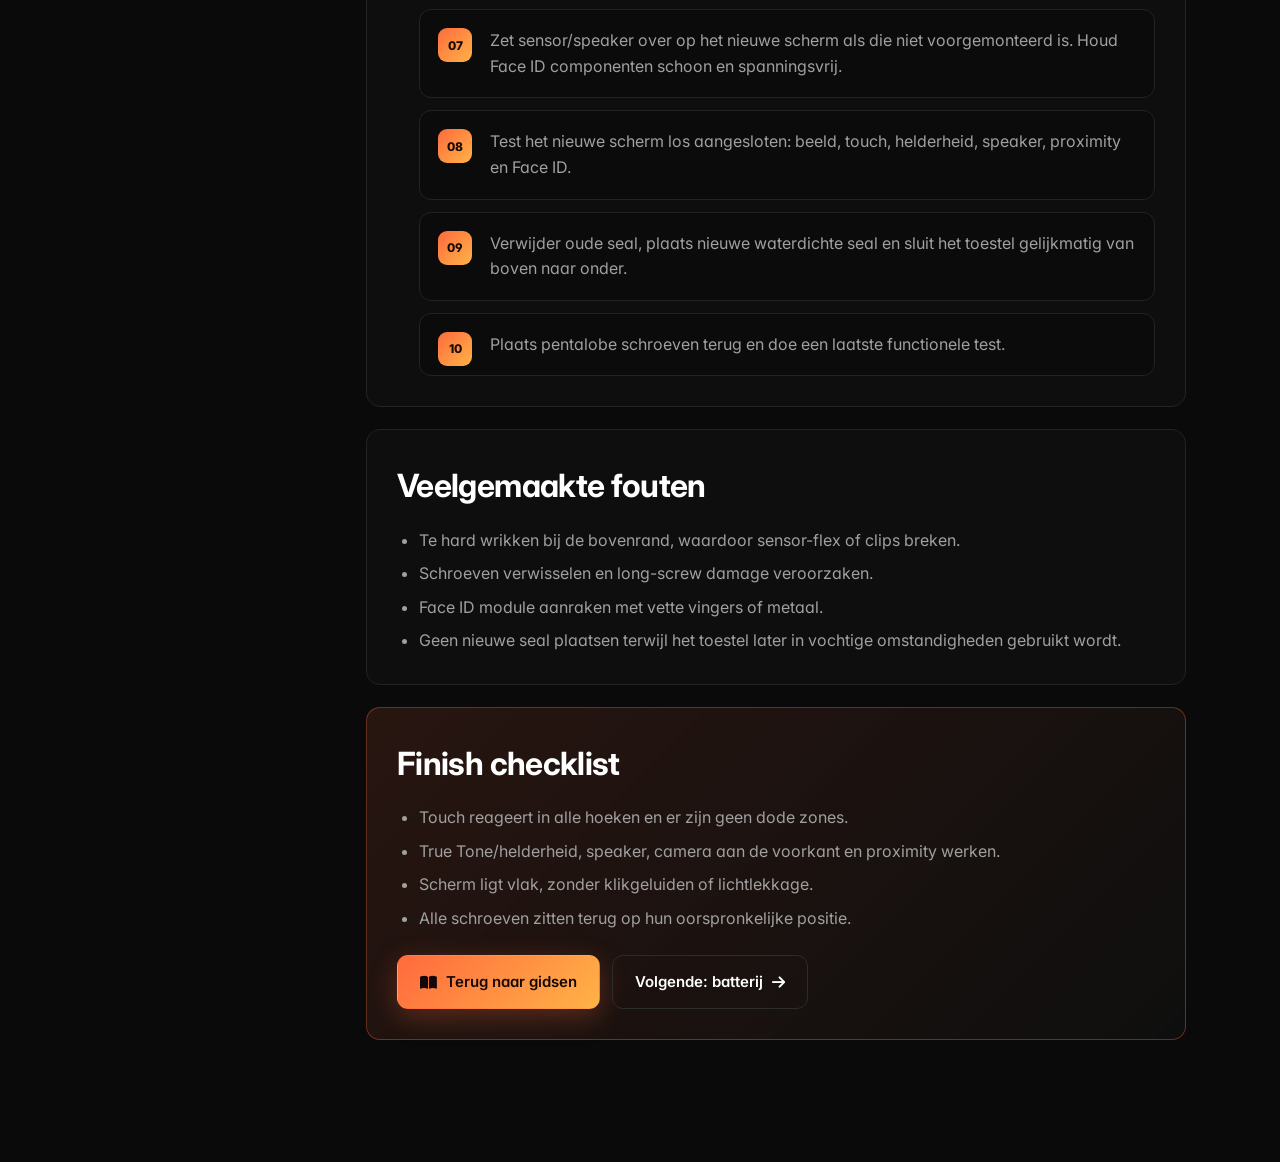
<file: guides/iphone-scherm-vervangen.html>
<!DOCTYPE html>
<html lang="nl">
<head>
<meta charset="UTF-8" />
<meta name="viewport" content="width=device-width, initial-scale=1.0" />
<meta name="description" content="Tonigo gids: iPhone scherm vervangen met veiligheid, tools, stappen, fouten en eindcheck." />
<title>iPhone scherm vervangen · Tonigo</title>
<link rel="preconnect" href="https://fonts.googleapis.com" />
<link rel="preconnect" href="https://fonts.gstatic.com" crossorigin />
<link href="https://fonts.googleapis.com/css2?family=Inter:wght@300;400;500;600;700;800&display=swap" rel="stylesheet" />
<link rel="stylesheet" href="https://cdnjs.cloudflare.com/ajax/libs/font-awesome/6.5.0/css/all.min.css" />
<link rel="stylesheet" href="../assets/style.css" />
</head>
<body class="guide-page">
<header class="nav"><div class="container nav__inner"><a href="../index.html" class="logo"><span class="logo__mark"><i class="fa-solid fa-screwdriver-wrench"></i></span><span class="logo__text">Tonigo</span></a><nav class="nav__links"><a href="../index.html#guides">Gidsen</a><a href="../index.html#tools">Gereedschap</a><a href="../index.html#academy">Academy</a><a href="../index.html#community">Community</a></nav><a href="../index.html#guides" class="btn btn--primary btn--small">Alle gidsen <i class="fa-solid fa-arrow-right"></i></a></div></header>
<main>
<section class="guide-hero"><div class="container guide-hero__inner"><div><a class="back-link" href="../index.html#guides"><i class="fa-solid fa-arrow-left"></i> Terug naar gidsen</a><span class="eyebrow"><i class="fa-solid fa-mobile-screen-button"></i> Display</span><h1>iPhone scherm vervangen</h1><p class="guide-hero__lead">Voor iPhone 11 t/m 15: veilig openen, Face ID/sensor-flex beschermen en schroeven correct mappen.</p></div><aside class="guide-specs" aria-label="Gids specificaties"><div class="guide-spec"><i class="fa-solid fa-signal"></i><div><span>Moeilijkheid</span><strong>Beginner tot gemiddeld</strong></div></div><div class="guide-spec"><i class="fa-regular fa-clock"></i><div><span>Tijd</span><strong>45-70 minuten</strong></div></div><div class="guide-spec"><i class="fa-solid fa-toolbox"></i><div><span>Tools</span><strong>Pentalobe, Y000, Phillips, zuignap, plectrums, spudger, warmte</strong></div></div><div class="guide-spec"><i class="fa-solid fa-box-open"></i><div><span>Onderdelen</span><strong>Display assembly, waterdichte seal, optioneel speaker/sensor adhesive</strong></div></div></aside></div></section>
<div class="container guide-layout"><aside class="guide-toc"><strong>In deze gids</strong><a href="#veiligheid">Veiligheid</a><a href="#stappen">Stappen</a><a href="#fouten">Veelgemaakte fouten</a><a href="#check">Eindcheck</a></aside><article class="guide-content">
<section id="veiligheid" class="guide-section guide-section--warning"><h2>Veiligheid eerst</h2><ul><li>Ontlaad de batterij tot onder 25% voordat je start.</li><li>Schakel het toestel volledig uit en verwijder simtray of hoes.</li><li>Gebruik nooit metalen gereedschap dicht bij batterij of flex-kabels.</li><li>Leg elke schroef op een screwmap: iPhone schroeven verschillen in lengte en kunnen het logic board beschadigen.</li></ul></section>
<section id="stappen" class="guide-section"><h2>Stappen</h2><ol class="guide-steps"><li>Verwarm de onderrand 60-90 seconden tot de seal zacht wordt. Houd warmte rond 70-80°C, niet heter.</li><li>Verwijder de twee pentalobe schroeven naast de laadpoort.</li><li>Plaats de zuignap laag op het scherm en maak een kleine opening met een plectrum.</li><li>Snijd de lijm langs onder, links en rechts. Open het scherm als een boek volgens het model: meestal naar rechts of omhoog.</li><li>Maak de batterijconnector los voordat je andere connectors aanraakt.</li><li>Verwijder de display-connectoren en sensor/speaker-module volgens het model. Trek flex-kabels nooit recht omhoog aan de kabel zelf.</li><li>Zet sensor/speaker over op het nieuwe scherm als die niet voorgemonteerd is. Houd Face ID componenten schoon en spanningsvrij.</li><li>Test het nieuwe scherm los aangesloten: beeld, touch, helderheid, speaker, proximity en Face ID.</li><li>Verwijder oude seal, plaats nieuwe waterdichte seal en sluit het toestel gelijkmatig van boven naar onder.</li><li>Plaats pentalobe schroeven terug en doe een laatste functionele test.</li></ol></section>
<section id="fouten" class="guide-section"><h2>Veelgemaakte fouten</h2><ul><li>Te hard wrikken bij de bovenrand, waardoor sensor-flex of clips breken.</li><li>Schroeven verwisselen en long-screw damage veroorzaken.</li><li>Face ID module aanraken met vette vingers of metaal.</li><li>Geen nieuwe seal plaatsen terwijl het toestel later in vochtige omstandigheden gebruikt wordt.</li></ul></section>
<section id="check" class="guide-section guide-section--finish"><h2>Finish checklist</h2><ul><li>Touch reageert in alle hoeken en er zijn geen dode zones.</li><li>True Tone/helderheid, speaker, camera aan de voorkant en proximity werken.</li><li>Scherm ligt vlak, zonder klikgeluiden of lichtlekkage.</li><li>Alle schroeven zitten terug op hun oorspronkelijke positie.</li></ul><div class="guide-cta"><a href="../index.html#guides" class="btn btn--primary"><i class="fa-solid fa-book-open"></i> Terug naar gidsen</a><a href="iphone-batterij-vervangen.html" class="btn btn--ghost">Volgende: batterij <i class="fa-solid fa-arrow-right"></i></a></div></section>
</article></div>
</main>
<script src="../assets/script.js"></script>
</body>
</html>
</file>
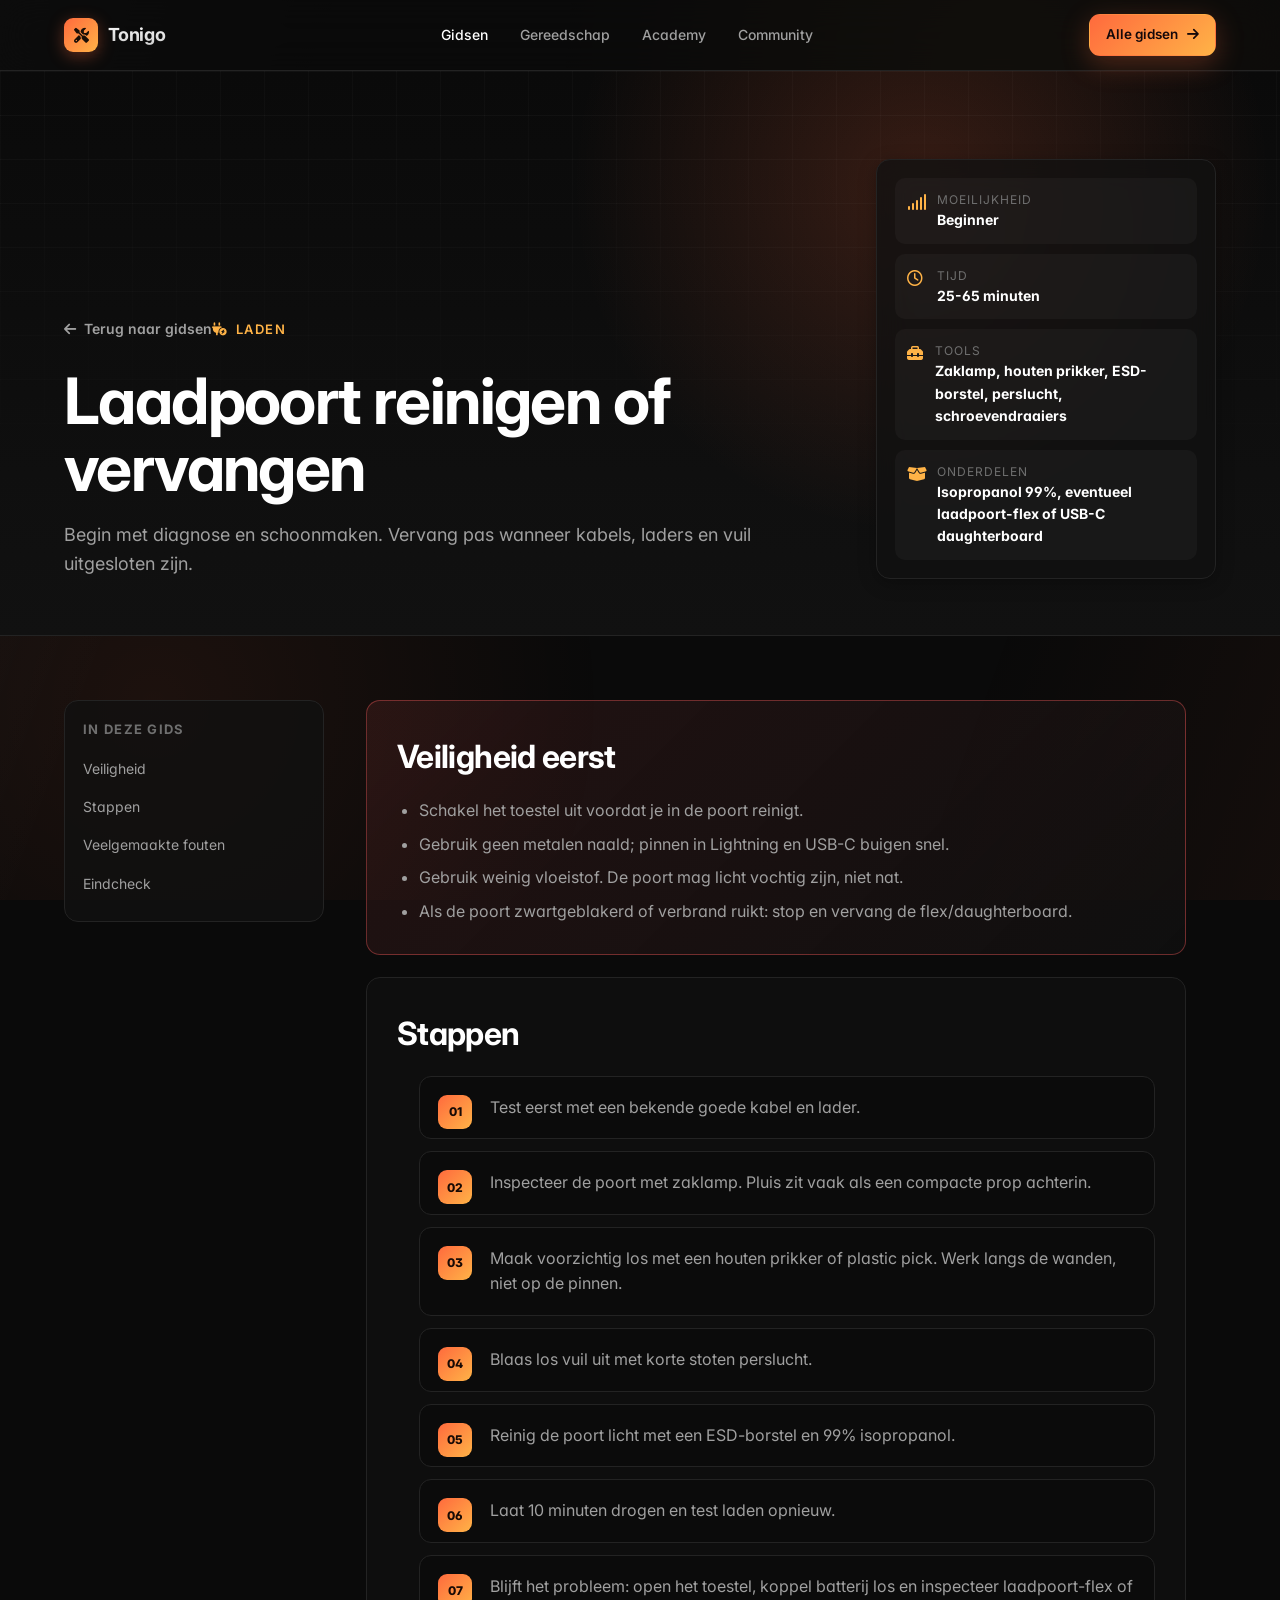
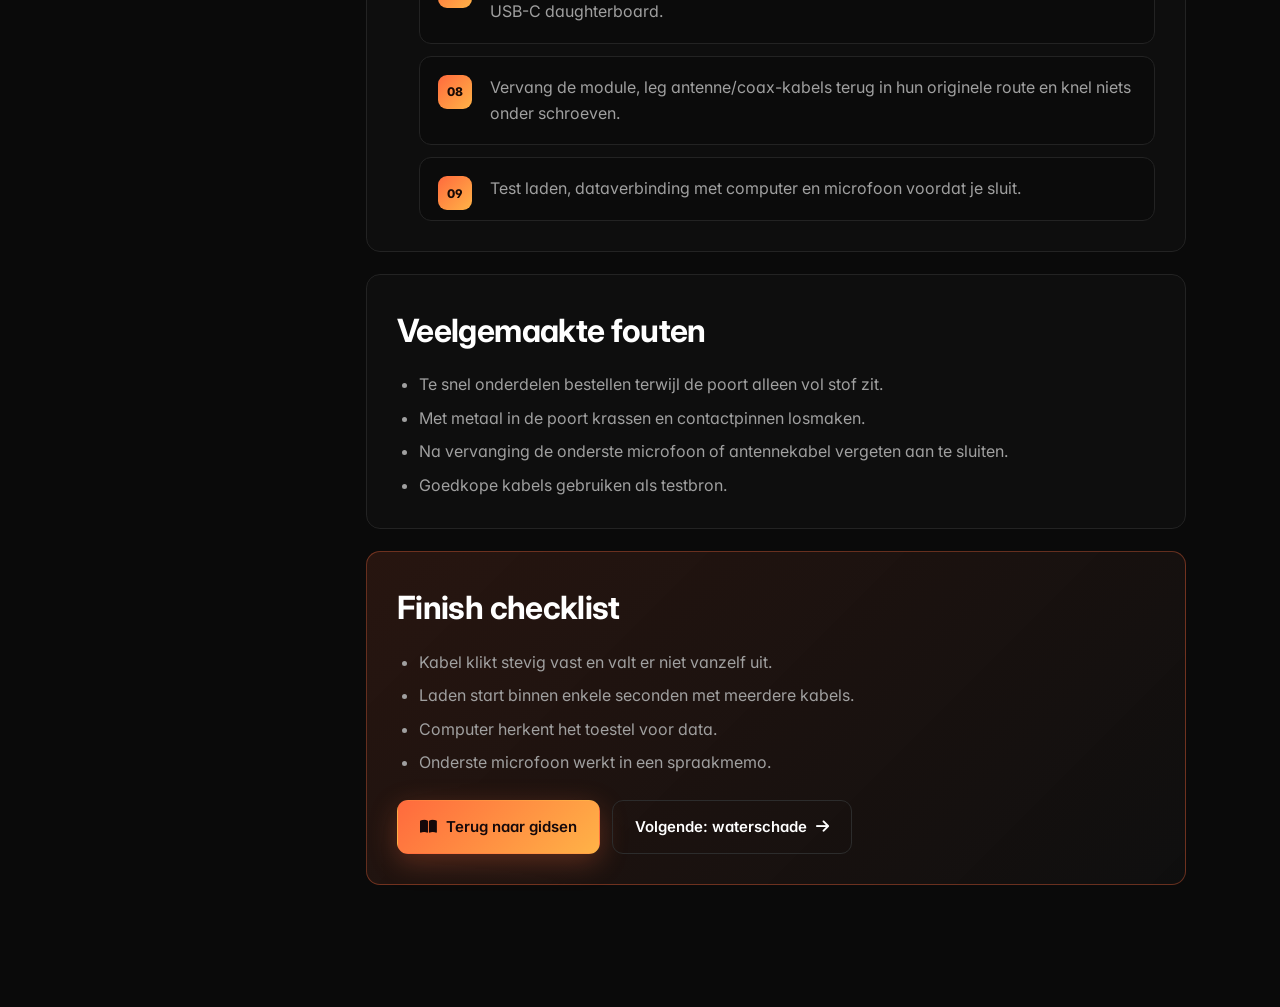
<file: guides/laadpoort-reinigen-of-vervangen.html>
<!DOCTYPE html>
<html lang="nl">
<head>
<meta charset="UTF-8" />
<meta name="viewport" content="width=device-width, initial-scale=1.0" />
<meta name="description" content="Tonigo gids: laadpoort reinigen of vervangen voor iPhone en Android." />
<title>Laadpoort reinigen of vervangen · Tonigo</title>
<link rel="preconnect" href="https://fonts.googleapis.com" />
<link rel="preconnect" href="https://fonts.gstatic.com" crossorigin />
<link href="https://fonts.googleapis.com/css2?family=Inter:wght@300;400;500;600;700;800&display=swap" rel="stylesheet" />
<link rel="stylesheet" href="https://cdnjs.cloudflare.com/ajax/libs/font-awesome/6.5.0/css/all.min.css" />
<link rel="stylesheet" href="../assets/style.css" />
</head>
<body class="guide-page">
<header class="nav"><div class="container nav__inner"><a href="../index.html" class="logo"><span class="logo__mark"><i class="fa-solid fa-screwdriver-wrench"></i></span><span class="logo__text">Tonigo</span></a><nav class="nav__links"><a href="../index.html#guides">Gidsen</a><a href="../index.html#tools">Gereedschap</a><a href="../index.html#academy">Academy</a><a href="../index.html#community">Community</a></nav><a href="../index.html#guides" class="btn btn--primary btn--small">Alle gidsen <i class="fa-solid fa-arrow-right"></i></a></div></header>
<main>
<section class="guide-hero"><div class="container guide-hero__inner"><div><a class="back-link" href="../index.html#guides"><i class="fa-solid fa-arrow-left"></i> Terug naar gidsen</a><span class="eyebrow"><i class="fa-solid fa-plug-circle-bolt"></i> Laden</span><h1>Laadpoort reinigen of vervangen</h1><p class="guide-hero__lead">Begin met diagnose en schoonmaken. Vervang pas wanneer kabels, laders en vuil uitgesloten zijn.</p></div><aside class="guide-specs"><div class="guide-spec"><i class="fa-solid fa-signal"></i><div><span>Moeilijkheid</span><strong>Beginner</strong></div></div><div class="guide-spec"><i class="fa-regular fa-clock"></i><div><span>Tijd</span><strong>25-65 minuten</strong></div></div><div class="guide-spec"><i class="fa-solid fa-toolbox"></i><div><span>Tools</span><strong>Zaklamp, houten prikker, ESD-borstel, perslucht, schroevendraaiers</strong></div></div><div class="guide-spec"><i class="fa-solid fa-box-open"></i><div><span>Onderdelen</span><strong>Isopropanol 99%, eventueel laadpoort-flex of USB-C daughterboard</strong></div></div></aside></div></section>
<div class="container guide-layout"><aside class="guide-toc"><strong>In deze gids</strong><a href="#veiligheid">Veiligheid</a><a href="#stappen">Stappen</a><a href="#fouten">Veelgemaakte fouten</a><a href="#check">Eindcheck</a></aside><article class="guide-content">
<section id="veiligheid" class="guide-section guide-section--warning"><h2>Veiligheid eerst</h2><ul><li>Schakel het toestel uit voordat je in de poort reinigt.</li><li>Gebruik geen metalen naald; pinnen in Lightning en USB-C buigen snel.</li><li>Gebruik weinig vloeistof. De poort mag licht vochtig zijn, niet nat.</li><li>Als de poort zwartgeblakerd of verbrand ruikt: stop en vervang de flex/daughterboard.</li></ul></section>
<section id="stappen" class="guide-section"><h2>Stappen</h2><ol class="guide-steps"><li>Test eerst met een bekende goede kabel en lader.</li><li>Inspecteer de poort met zaklamp. Pluis zit vaak als een compacte prop achterin.</li><li>Maak voorzichtig los met een houten prikker of plastic pick. Werk langs de wanden, niet op de pinnen.</li><li>Blaas los vuil uit met korte stoten perslucht.</li><li>Reinig de poort licht met een ESD-borstel en 99% isopropanol.</li><li>Laat 10 minuten drogen en test laden opnieuw.</li><li>Blijft het probleem: open het toestel, koppel batterij los en inspecteer laadpoort-flex of USB-C daughterboard.</li><li>Vervang de module, leg antenne/coax-kabels terug in hun originele route en knel niets onder schroeven.</li><li>Test laden, dataverbinding met computer en microfoon voordat je sluit.</li></ol></section>
<section id="fouten" class="guide-section"><h2>Veelgemaakte fouten</h2><ul><li>Te snel onderdelen bestellen terwijl de poort alleen vol stof zit.</li><li>Met metaal in de poort krassen en contactpinnen losmaken.</li><li>Na vervanging de onderste microfoon of antennekabel vergeten aan te sluiten.</li><li>Goedkope kabels gebruiken als testbron.</li></ul></section>
<section id="check" class="guide-section guide-section--finish"><h2>Finish checklist</h2><ul><li>Kabel klikt stevig vast en valt er niet vanzelf uit.</li><li>Laden start binnen enkele seconden met meerdere kabels.</li><li>Computer herkent het toestel voor data.</li><li>Onderste microfoon werkt in een spraakmemo.</li></ul><div class="guide-cta"><a href="../index.html#guides" class="btn btn--primary"><i class="fa-solid fa-book-open"></i> Terug naar gidsen</a><a href="waterschade-eerste-hulp.html" class="btn btn--ghost">Volgende: waterschade <i class="fa-solid fa-arrow-right"></i></a></div></section>
</article></div>
</main>
<script src="../assets/script.js"></script>
</body>
</html>
</file>
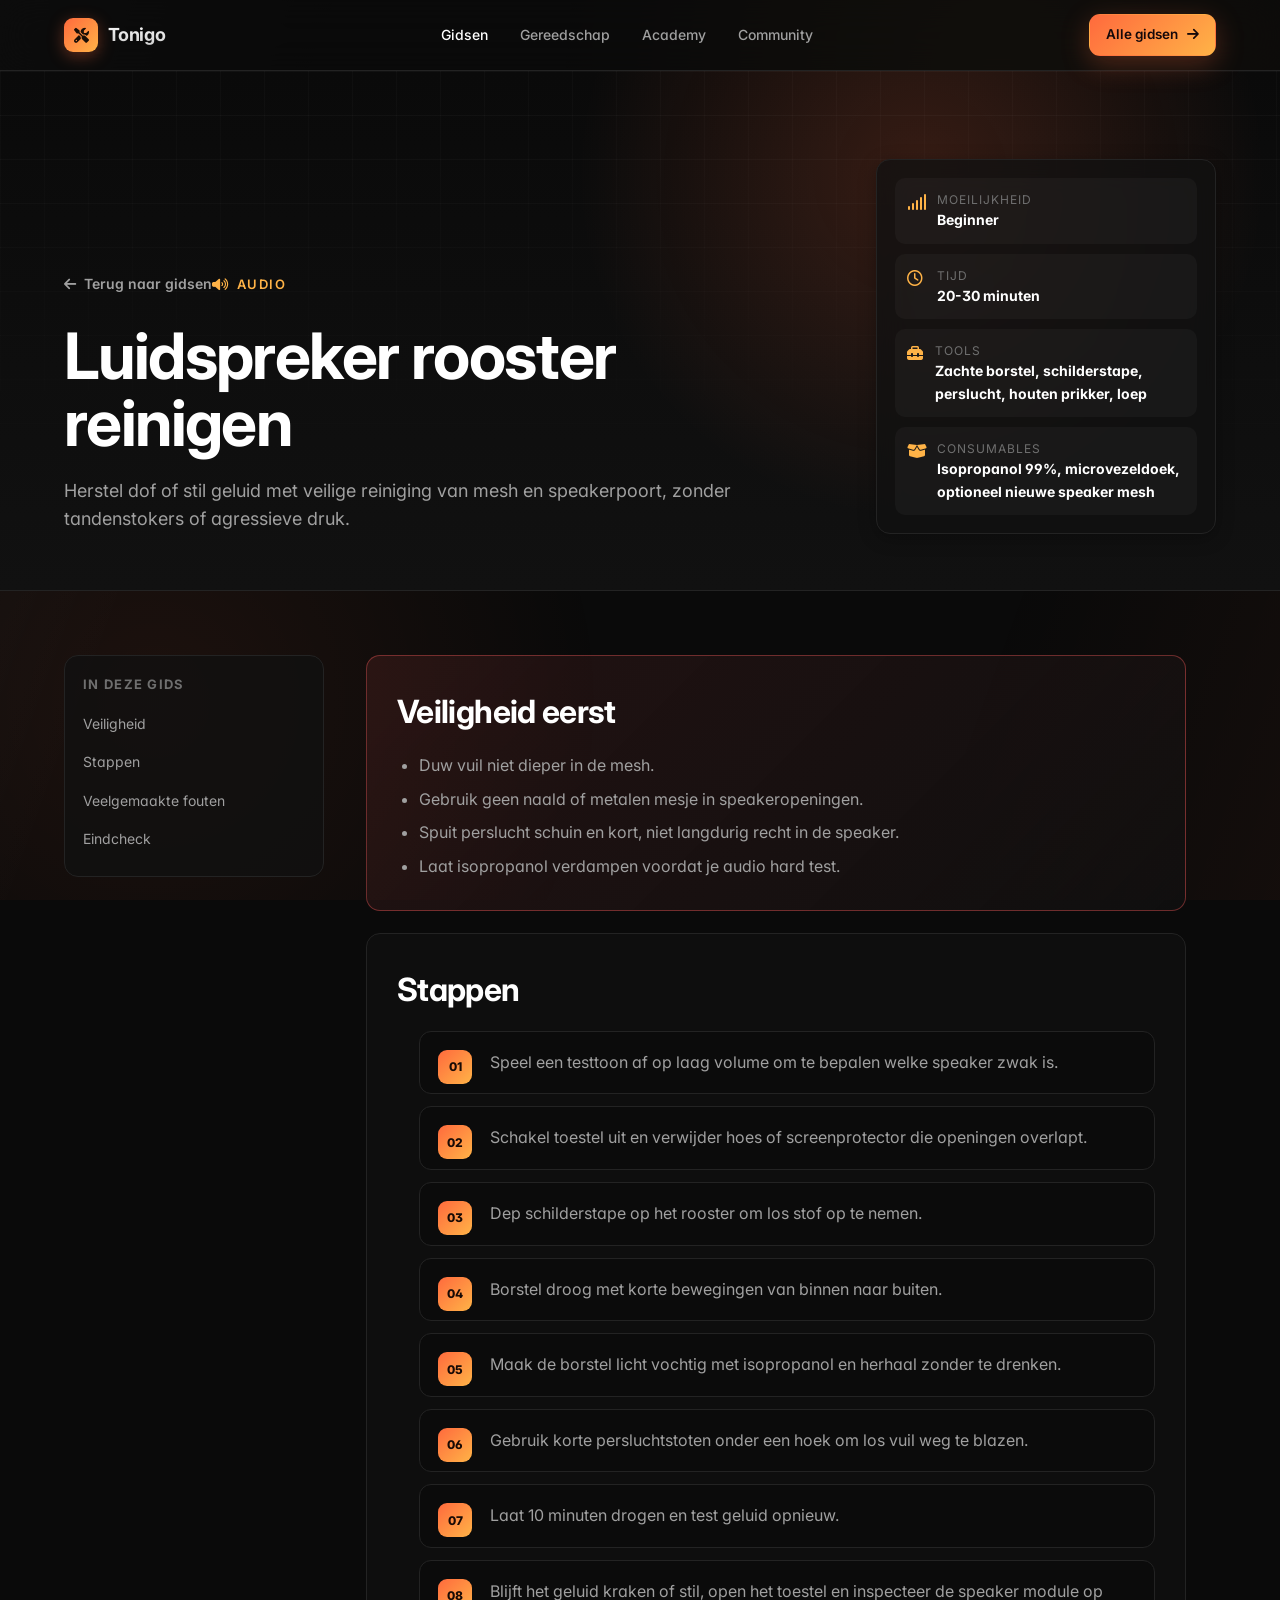
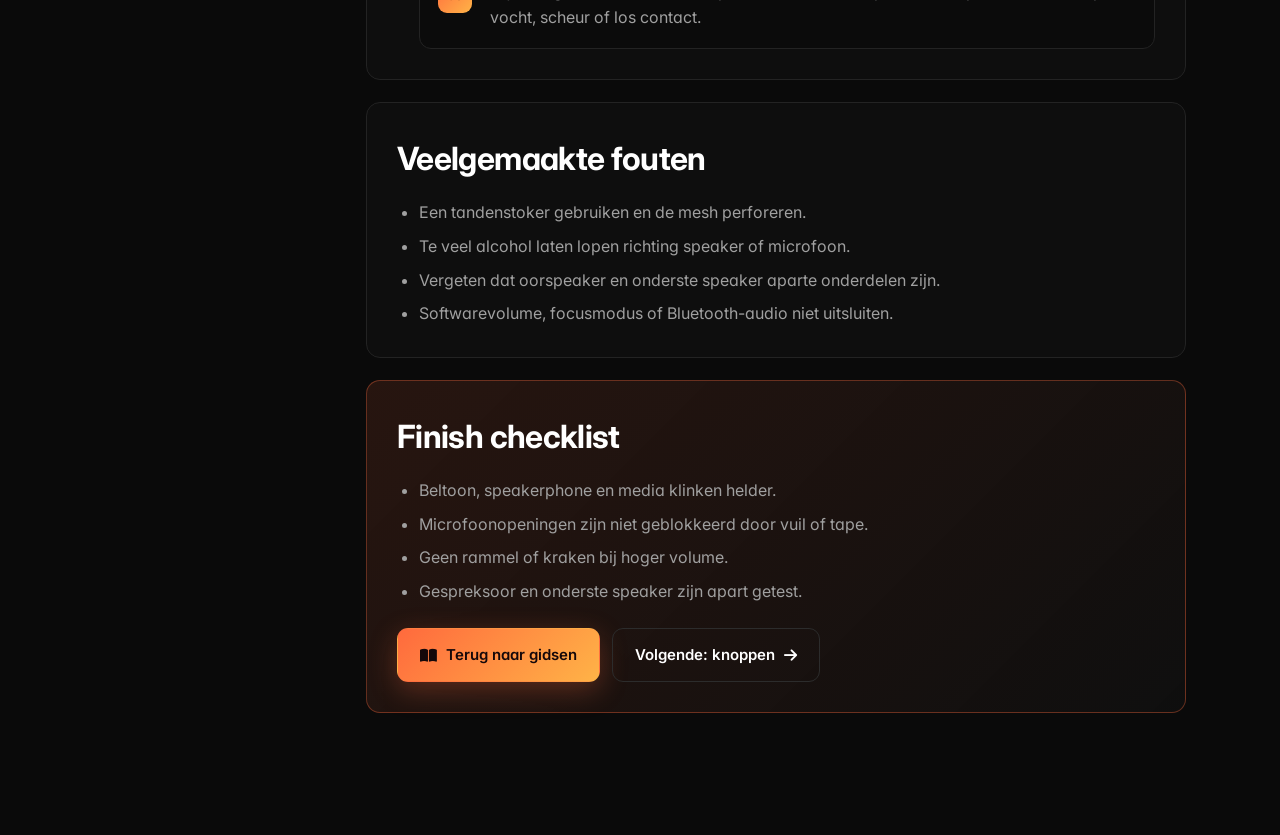
<file: guides/luidspreker-rooster-reinigen.html>
<!DOCTYPE html>
<html lang="nl">
<head>
<meta charset="UTF-8" />
<meta name="viewport" content="width=device-width, initial-scale=1.0" />
<meta name="description" content="Tonigo gids: luidsprekerrooster reinigen zonder mesh of speaker te beschadigen." />
<title>Luidspreker rooster reinigen · Tonigo</title>
<link rel="preconnect" href="https://fonts.googleapis.com" />
<link rel="preconnect" href="https://fonts.gstatic.com" crossorigin />
<link href="https://fonts.googleapis.com/css2?family=Inter:wght@300;400;500;600;700;800&display=swap" rel="stylesheet" />
<link rel="stylesheet" href="https://cdnjs.cloudflare.com/ajax/libs/font-awesome/6.5.0/css/all.min.css" />
<link rel="stylesheet" href="../assets/style.css" />
</head>
<body class="guide-page">
<header class="nav"><div class="container nav__inner"><a href="../index.html" class="logo"><span class="logo__mark"><i class="fa-solid fa-screwdriver-wrench"></i></span><span class="logo__text">Tonigo</span></a><nav class="nav__links"><a href="../index.html#guides">Gidsen</a><a href="../index.html#tools">Gereedschap</a><a href="../index.html#academy">Academy</a><a href="../index.html#community">Community</a></nav><a href="../index.html#guides" class="btn btn--primary btn--small">Alle gidsen <i class="fa-solid fa-arrow-right"></i></a></div></header>
<main>
<section class="guide-hero"><div class="container guide-hero__inner"><div><a class="back-link" href="../index.html#guides"><i class="fa-solid fa-arrow-left"></i> Terug naar gidsen</a><span class="eyebrow"><i class="fa-solid fa-volume-high"></i> Audio</span><h1>Luidspreker rooster reinigen</h1><p class="guide-hero__lead">Herstel dof of stil geluid met veilige reiniging van mesh en speakerpoort, zonder tandenstokers of agressieve druk.</p></div><aside class="guide-specs"><div class="guide-spec"><i class="fa-solid fa-signal"></i><div><span>Moeilijkheid</span><strong>Beginner</strong></div></div><div class="guide-spec"><i class="fa-regular fa-clock"></i><div><span>Tijd</span><strong>20-30 minuten</strong></div></div><div class="guide-spec"><i class="fa-solid fa-toolbox"></i><div><span>Tools</span><strong>Zachte borstel, schilderstape, perslucht, houten prikker, loep</strong></div></div><div class="guide-spec"><i class="fa-solid fa-box-open"></i><div><span>Consumables</span><strong>Isopropanol 99%, microvezeldoek, optioneel nieuwe speaker mesh</strong></div></div></aside></div></section>
<div class="container guide-layout"><aside class="guide-toc"><strong>In deze gids</strong><a href="#veiligheid">Veiligheid</a><a href="#stappen">Stappen</a><a href="#fouten">Veelgemaakte fouten</a><a href="#check">Eindcheck</a></aside><article class="guide-content">
<section id="veiligheid" class="guide-section guide-section--warning"><h2>Veiligheid eerst</h2><ul><li>Duw vuil niet dieper in de mesh.</li><li>Gebruik geen naald of metalen mesje in speakeropeningen.</li><li>Spuit perslucht schuin en kort, niet langdurig recht in de speaker.</li><li>Laat isopropanol verdampen voordat je audio hard test.</li></ul></section>
<section id="stappen" class="guide-section"><h2>Stappen</h2><ol class="guide-steps"><li>Speel een testtoon af op laag volume om te bepalen welke speaker zwak is.</li><li>Schakel toestel uit en verwijder hoes of screenprotector die openingen overlapt.</li><li>Dep schilderstape op het rooster om los stof op te nemen.</li><li>Borstel droog met korte bewegingen van binnen naar buiten.</li><li>Maak de borstel licht vochtig met isopropanol en herhaal zonder te drenken.</li><li>Gebruik korte persluchtstoten onder een hoek om los vuil weg te blazen.</li><li>Laat 10 minuten drogen en test geluid opnieuw.</li><li>Blijft het geluid kraken of stil, open het toestel en inspecteer de speaker module op vocht, scheur of los contact.</li></ol></section>
<section id="fouten" class="guide-section"><h2>Veelgemaakte fouten</h2><ul><li>Een tandenstoker gebruiken en de mesh perforeren.</li><li>Te veel alcohol laten lopen richting speaker of microfoon.</li><li>Vergeten dat oorspeaker en onderste speaker aparte onderdelen zijn.</li><li>Softwarevolume, focusmodus of Bluetooth-audio niet uitsluiten.</li></ul></section>
<section id="check" class="guide-section guide-section--finish"><h2>Finish checklist</h2><ul><li>Beltoon, speakerphone en media klinken helder.</li><li>Microfoonopeningen zijn niet geblokkeerd door vuil of tape.</li><li>Geen rammel of kraken bij hoger volume.</li><li>Gespreksoor en onderste speaker zijn apart getest.</li></ul><div class="guide-cta"><a href="../index.html#guides" class="btn btn--primary"><i class="fa-solid fa-book-open"></i> Terug naar gidsen</a><a href="power-of-volumeknop-herstellen.html" class="btn btn--ghost">Volgende: knoppen <i class="fa-solid fa-arrow-right"></i></a></div></section>
</article></div>
</main>
<script src="../assets/script.js"></script>
</body>
</html>
</file>
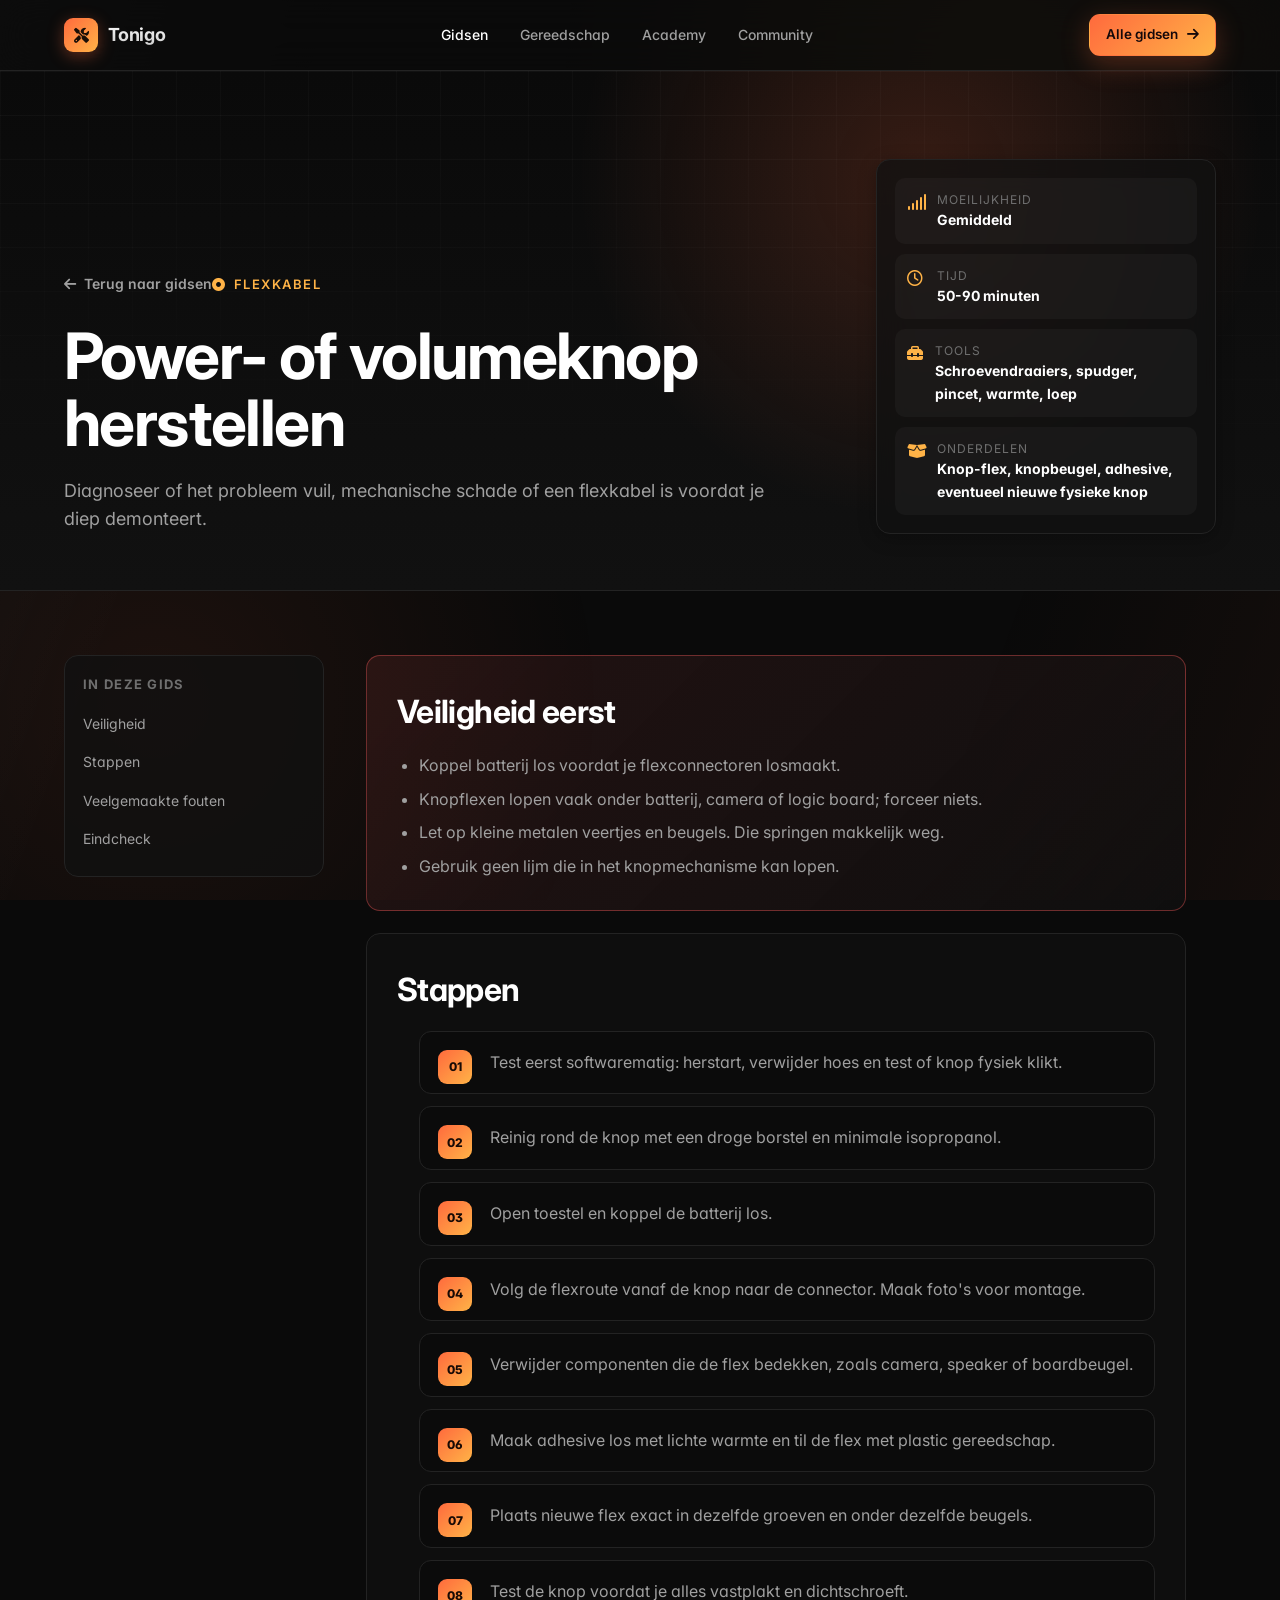
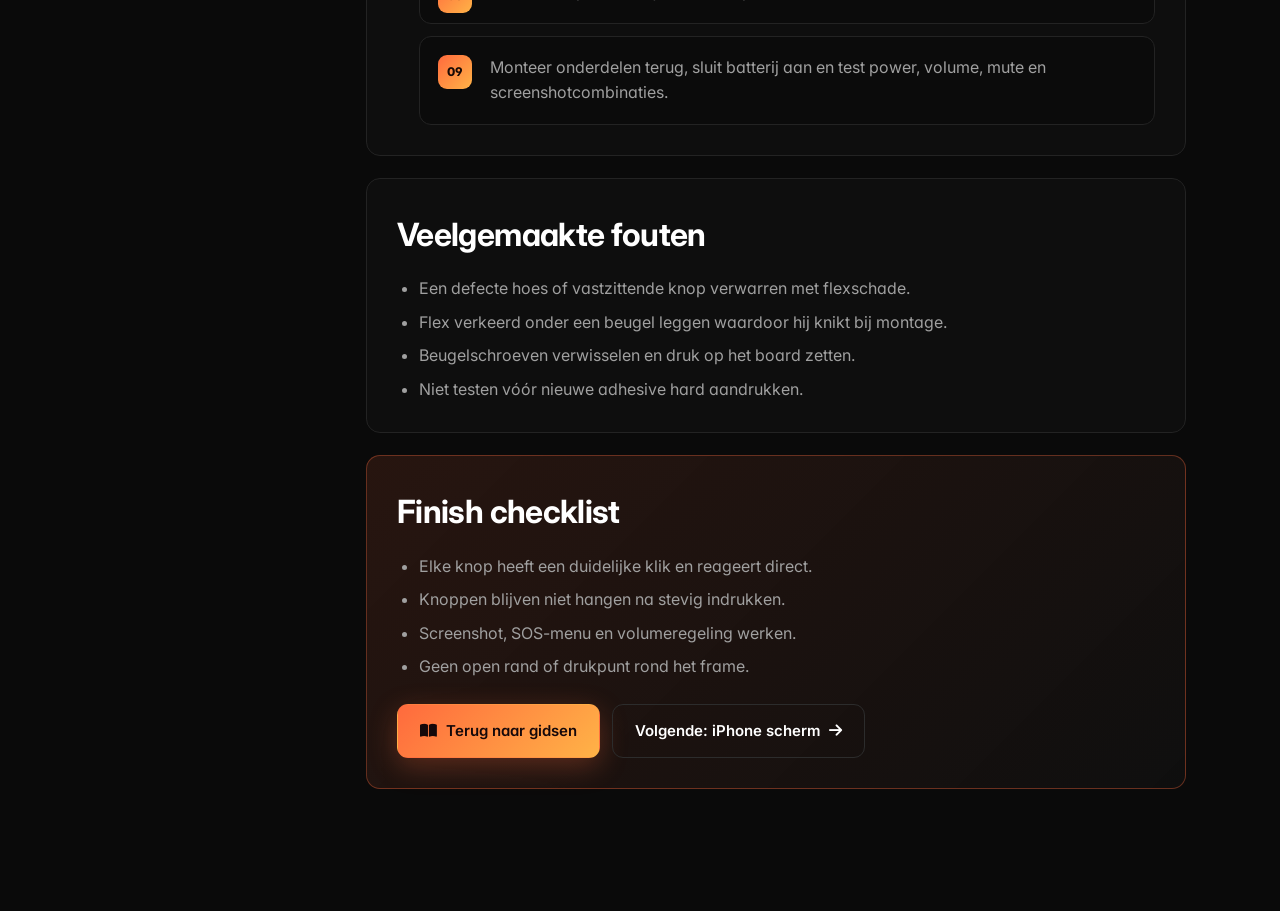
<file: guides/power-of-volumeknop-herstellen.html>
<!DOCTYPE html>
<html lang="nl">
<head>
<meta charset="UTF-8" />
<meta name="viewport" content="width=device-width, initial-scale=1.0" />
<meta name="description" content="Tonigo gids: powerknop of volumeknop herstellen met diagnose en flexkabel." />
<title>Power- of volumeknop herstellen · Tonigo</title>
<link rel="preconnect" href="https://fonts.googleapis.com" />
<link rel="preconnect" href="https://fonts.gstatic.com" crossorigin />
<link href="https://fonts.googleapis.com/css2?family=Inter:wght@300;400;500;600;700;800&display=swap" rel="stylesheet" />
<link rel="stylesheet" href="https://cdnjs.cloudflare.com/ajax/libs/font-awesome/6.5.0/css/all.min.css" />
<link rel="stylesheet" href="../assets/style.css" />
</head>
<body class="guide-page">
<header class="nav"><div class="container nav__inner"><a href="../index.html" class="logo"><span class="logo__mark"><i class="fa-solid fa-screwdriver-wrench"></i></span><span class="logo__text">Tonigo</span></a><nav class="nav__links"><a href="../index.html#guides">Gidsen</a><a href="../index.html#tools">Gereedschap</a><a href="../index.html#academy">Academy</a><a href="../index.html#community">Community</a></nav><a href="../index.html#guides" class="btn btn--primary btn--small">Alle gidsen <i class="fa-solid fa-arrow-right"></i></a></div></header>
<main>
<section class="guide-hero"><div class="container guide-hero__inner"><div><a class="back-link" href="../index.html#guides"><i class="fa-solid fa-arrow-left"></i> Terug naar gidsen</a><span class="eyebrow"><i class="fa-solid fa-circle-dot"></i> Flexkabel</span><h1>Power- of volumeknop herstellen</h1><p class="guide-hero__lead">Diagnoseer of het probleem vuil, mechanische schade of een flexkabel is voordat je diep demonteert.</p></div><aside class="guide-specs"><div class="guide-spec"><i class="fa-solid fa-signal"></i><div><span>Moeilijkheid</span><strong>Gemiddeld</strong></div></div><div class="guide-spec"><i class="fa-regular fa-clock"></i><div><span>Tijd</span><strong>50-90 minuten</strong></div></div><div class="guide-spec"><i class="fa-solid fa-toolbox"></i><div><span>Tools</span><strong>Schroevendraaiers, spudger, pincet, warmte, loep</strong></div></div><div class="guide-spec"><i class="fa-solid fa-box-open"></i><div><span>Onderdelen</span><strong>Knop-flex, knopbeugel, adhesive, eventueel nieuwe fysieke knop</strong></div></div></aside></div></section>
<div class="container guide-layout"><aside class="guide-toc"><strong>In deze gids</strong><a href="#veiligheid">Veiligheid</a><a href="#stappen">Stappen</a><a href="#fouten">Veelgemaakte fouten</a><a href="#check">Eindcheck</a></aside><article class="guide-content">
<section id="veiligheid" class="guide-section guide-section--warning"><h2>Veiligheid eerst</h2><ul><li>Koppel batterij los voordat je flexconnectoren losmaakt.</li><li>Knopflexen lopen vaak onder batterij, camera of logic board; forceer niets.</li><li>Let op kleine metalen veertjes en beugels. Die springen makkelijk weg.</li><li>Gebruik geen lijm die in het knopmechanisme kan lopen.</li></ul></section>
<section id="stappen" class="guide-section"><h2>Stappen</h2><ol class="guide-steps"><li>Test eerst softwarematig: herstart, verwijder hoes en test of knop fysiek klikt.</li><li>Reinig rond de knop met een droge borstel en minimale isopropanol.</li><li>Open toestel en koppel de batterij los.</li><li>Volg de flexroute vanaf de knop naar de connector. Maak foto's voor montage.</li><li>Verwijder componenten die de flex bedekken, zoals camera, speaker of boardbeugel.</li><li>Maak adhesive los met lichte warmte en til de flex met plastic gereedschap.</li><li>Plaats nieuwe flex exact in dezelfde groeven en onder dezelfde beugels.</li><li>Test de knop voordat je alles vastplakt en dichtschroeft.</li><li>Monteer onderdelen terug, sluit batterij aan en test power, volume, mute en screenshotcombinaties.</li></ol></section>
<section id="fouten" class="guide-section"><h2>Veelgemaakte fouten</h2><ul><li>Een defecte hoes of vastzittende knop verwarren met flexschade.</li><li>Flex verkeerd onder een beugel leggen waardoor hij knikt bij montage.</li><li>Beugelschroeven verwisselen en druk op het board zetten.</li><li>Niet testen vóór nieuwe adhesive hard aandrukken.</li></ul></section>
<section id="check" class="guide-section guide-section--finish"><h2>Finish checklist</h2><ul><li>Elke knop heeft een duidelijke klik en reageert direct.</li><li>Knoppen blijven niet hangen na stevig indrukken.</li><li>Screenshot, SOS-menu en volumeregeling werken.</li><li>Geen open rand of drukpunt rond het frame.</li></ul><div class="guide-cta"><a href="../index.html#guides" class="btn btn--primary"><i class="fa-solid fa-book-open"></i> Terug naar gidsen</a><a href="iphone-scherm-vervangen.html" class="btn btn--ghost">Volgende: iPhone scherm <i class="fa-solid fa-arrow-right"></i></a></div></section>
</article></div>
</main>
<script src="../assets/script.js"></script>
</body>
</html>
</file>
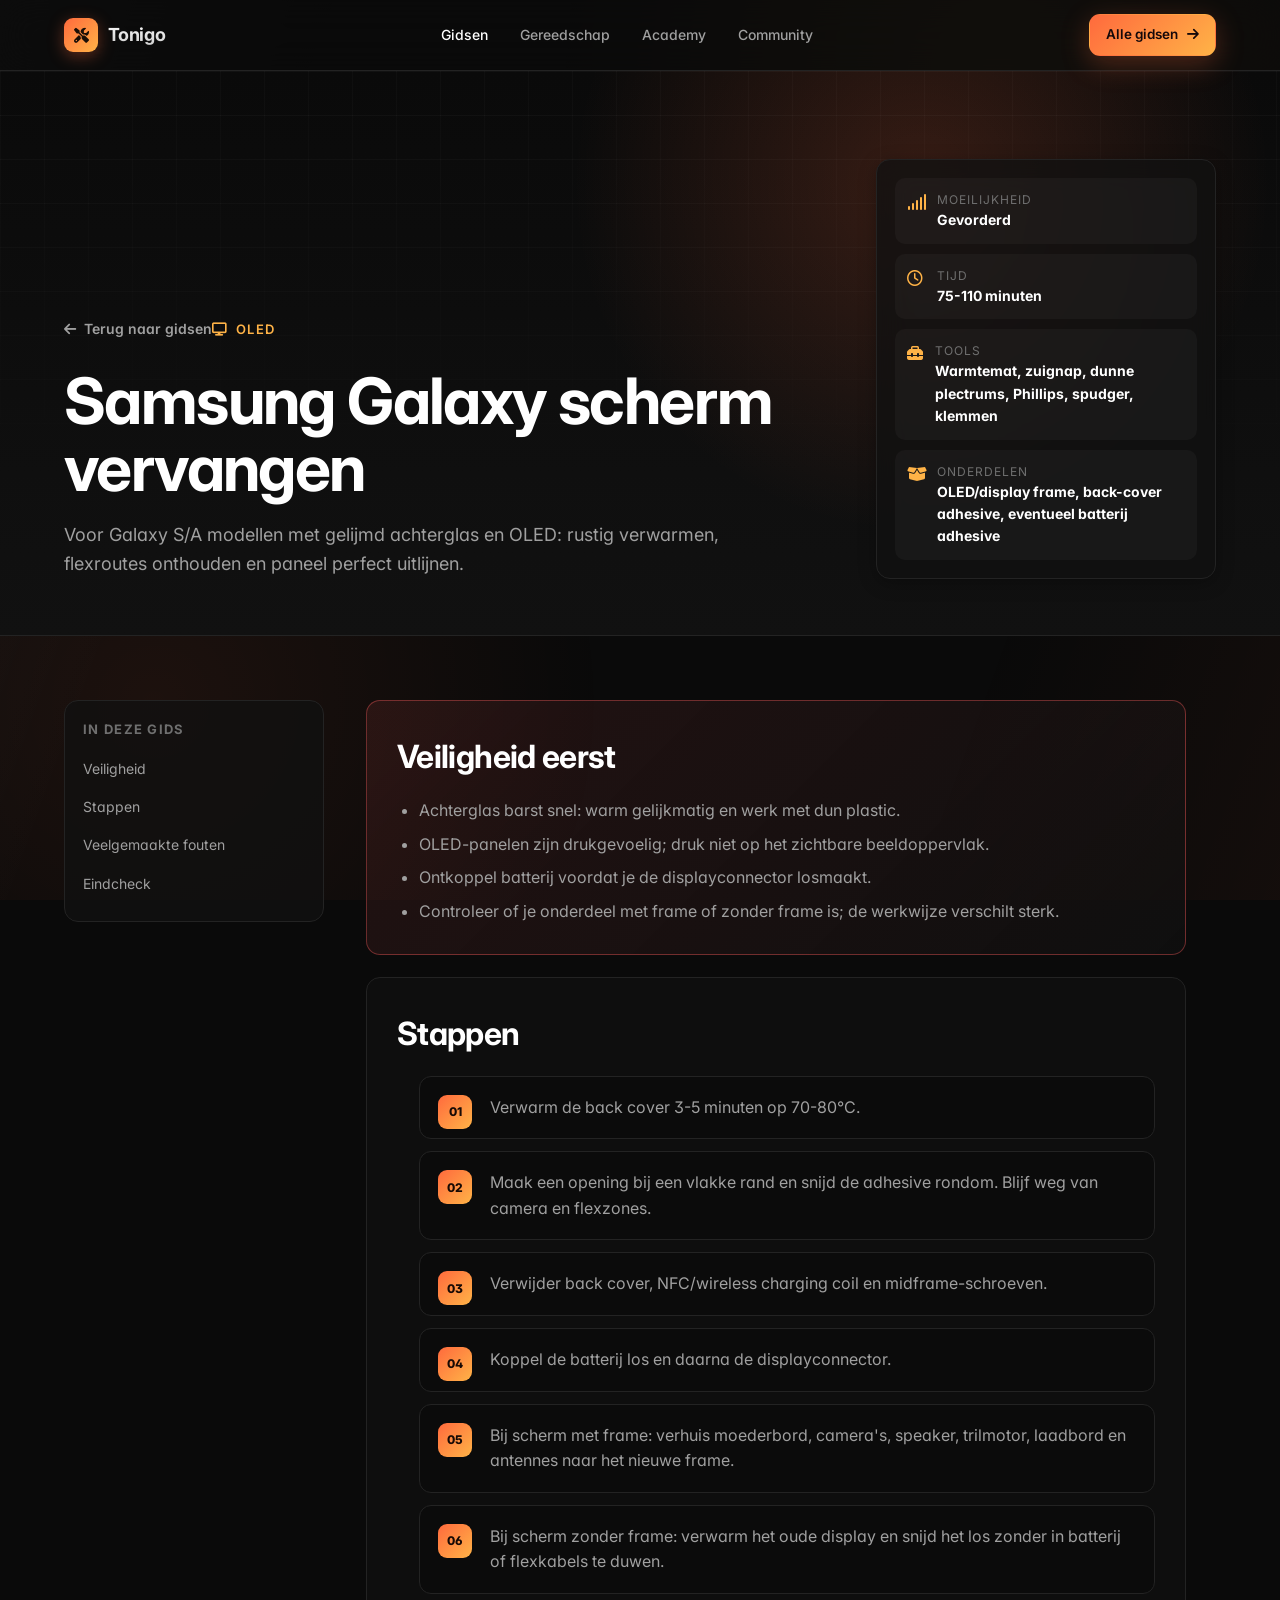
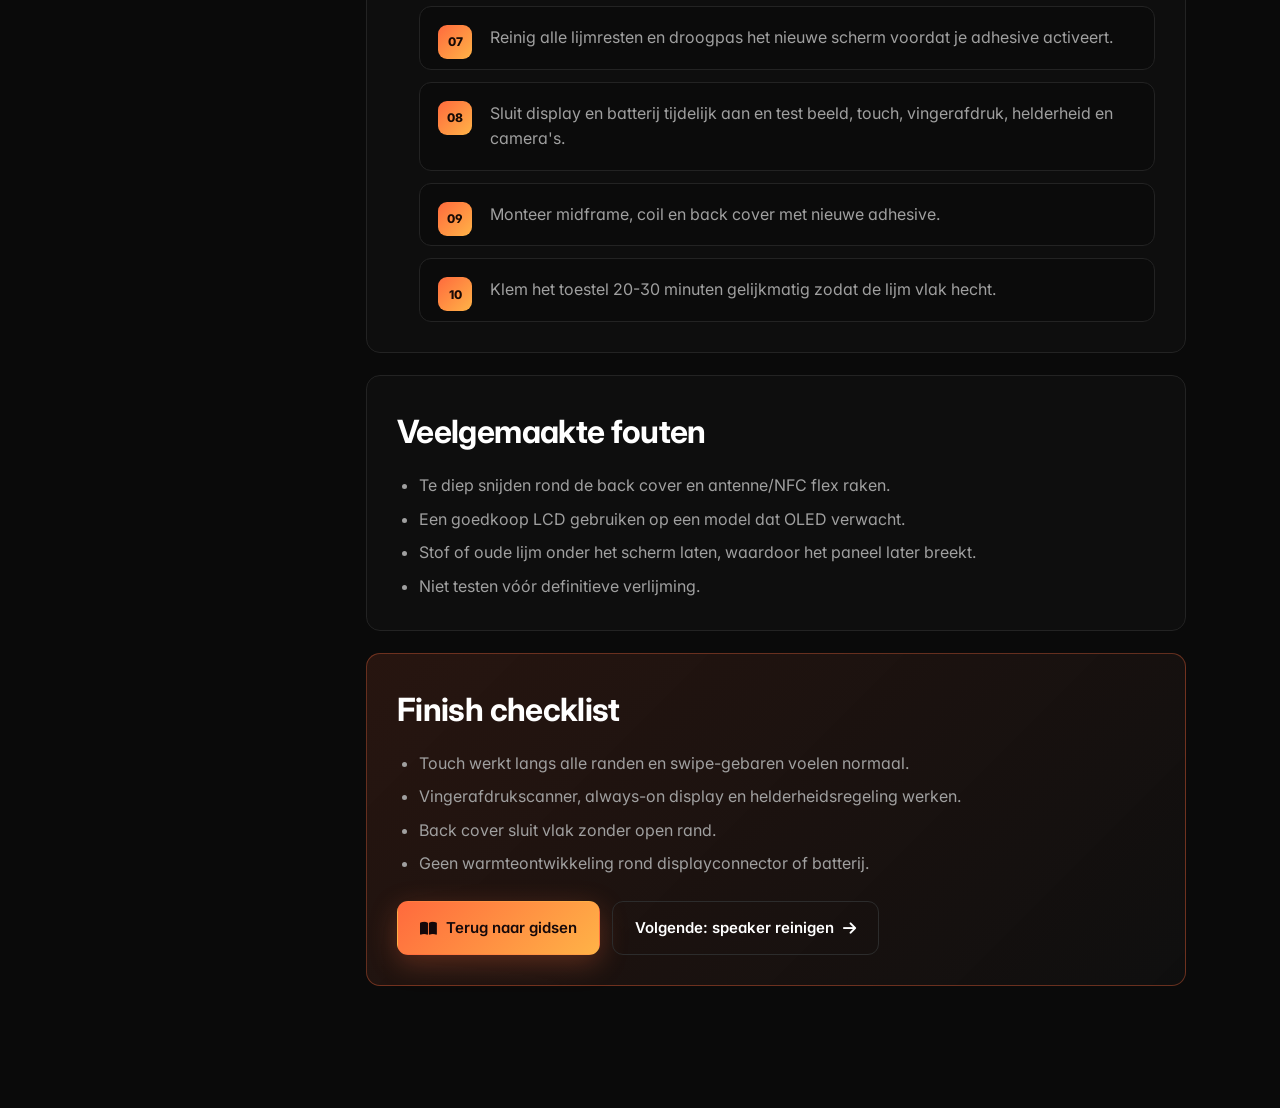
<file: guides/samsung-galaxy-scherm-vervangen.html>
<!DOCTYPE html>
<html lang="nl">
<head>
<meta charset="UTF-8" />
<meta name="viewport" content="width=device-width, initial-scale=1.0" />
<meta name="description" content="Tonigo gids: Samsung Galaxy scherm vervangen met OLED, achterglas en uitlijning." />
<title>Samsung Galaxy scherm vervangen · Tonigo</title>
<link rel="preconnect" href="https://fonts.googleapis.com" />
<link rel="preconnect" href="https://fonts.gstatic.com" crossorigin />
<link href="https://fonts.googleapis.com/css2?family=Inter:wght@300;400;500;600;700;800&display=swap" rel="stylesheet" />
<link rel="stylesheet" href="https://cdnjs.cloudflare.com/ajax/libs/font-awesome/6.5.0/css/all.min.css" />
<link rel="stylesheet" href="../assets/style.css" />
</head>
<body class="guide-page">
<header class="nav"><div class="container nav__inner"><a href="../index.html" class="logo"><span class="logo__mark"><i class="fa-solid fa-screwdriver-wrench"></i></span><span class="logo__text">Tonigo</span></a><nav class="nav__links"><a href="../index.html#guides">Gidsen</a><a href="../index.html#tools">Gereedschap</a><a href="../index.html#academy">Academy</a><a href="../index.html#community">Community</a></nav><a href="../index.html#guides" class="btn btn--primary btn--small">Alle gidsen <i class="fa-solid fa-arrow-right"></i></a></div></header>
<main>
<section class="guide-hero"><div class="container guide-hero__inner"><div><a class="back-link" href="../index.html#guides"><i class="fa-solid fa-arrow-left"></i> Terug naar gidsen</a><span class="eyebrow"><i class="fa-solid fa-display"></i> OLED</span><h1>Samsung Galaxy scherm vervangen</h1><p class="guide-hero__lead">Voor Galaxy S/A modellen met gelijmd achterglas en OLED: rustig verwarmen, flexroutes onthouden en paneel perfect uitlijnen.</p></div><aside class="guide-specs"><div class="guide-spec"><i class="fa-solid fa-signal"></i><div><span>Moeilijkheid</span><strong>Gevorderd</strong></div></div><div class="guide-spec"><i class="fa-regular fa-clock"></i><div><span>Tijd</span><strong>75-110 minuten</strong></div></div><div class="guide-spec"><i class="fa-solid fa-toolbox"></i><div><span>Tools</span><strong>Warmtemat, zuignap, dunne plectrums, Phillips, spudger, klemmen</strong></div></div><div class="guide-spec"><i class="fa-solid fa-box-open"></i><div><span>Onderdelen</span><strong>OLED/display frame, back-cover adhesive, eventueel batterij adhesive</strong></div></div></aside></div></section>
<div class="container guide-layout"><aside class="guide-toc"><strong>In deze gids</strong><a href="#veiligheid">Veiligheid</a><a href="#stappen">Stappen</a><a href="#fouten">Veelgemaakte fouten</a><a href="#check">Eindcheck</a></aside><article class="guide-content">
<section id="veiligheid" class="guide-section guide-section--warning"><h2>Veiligheid eerst</h2><ul><li>Achterglas barst snel: warm gelijkmatig en werk met dun plastic.</li><li>OLED-panelen zijn drukgevoelig; druk niet op het zichtbare beeldoppervlak.</li><li>Ontkoppel batterij voordat je de displayconnector losmaakt.</li><li>Controleer of je onderdeel met frame of zonder frame is; de werkwijze verschilt sterk.</li></ul></section>
<section id="stappen" class="guide-section"><h2>Stappen</h2><ol class="guide-steps"><li>Verwarm de back cover 3-5 minuten op 70-80°C.</li><li>Maak een opening bij een vlakke rand en snijd de adhesive rondom. Blijf weg van camera en flexzones.</li><li>Verwijder back cover, NFC/wireless charging coil en midframe-schroeven.</li><li>Koppel de batterij los en daarna de displayconnector.</li><li>Bij scherm met frame: verhuis moederbord, camera's, speaker, trilmotor, laadbord en antennes naar het nieuwe frame.</li><li>Bij scherm zonder frame: verwarm het oude display en snijd het los zonder in batterij of flexkabels te duwen.</li><li>Reinig alle lijmresten en droogpas het nieuwe scherm voordat je adhesive activeert.</li><li>Sluit display en batterij tijdelijk aan en test beeld, touch, vingerafdruk, helderheid en camera's.</li><li>Monteer midframe, coil en back cover met nieuwe adhesive.</li><li>Klem het toestel 20-30 minuten gelijkmatig zodat de lijm vlak hecht.</li></ol></section>
<section id="fouten" class="guide-section"><h2>Veelgemaakte fouten</h2><ul><li>Te diep snijden rond de back cover en antenne/NFC flex raken.</li><li>Een goedkoop LCD gebruiken op een model dat OLED verwacht.</li><li>Stof of oude lijm onder het scherm laten, waardoor het paneel later breekt.</li><li>Niet testen vóór definitieve verlijming.</li></ul></section>
<section id="check" class="guide-section guide-section--finish"><h2>Finish checklist</h2><ul><li>Touch werkt langs alle randen en swipe-gebaren voelen normaal.</li><li>Vingerafdrukscanner, always-on display en helderheidsregeling werken.</li><li>Back cover sluit vlak zonder open rand.</li><li>Geen warmteontwikkeling rond displayconnector of batterij.</li></ul><div class="guide-cta"><a href="../index.html#guides" class="btn btn--primary"><i class="fa-solid fa-book-open"></i> Terug naar gidsen</a><a href="luidspreker-rooster-reinigen.html" class="btn btn--ghost">Volgende: speaker reinigen <i class="fa-solid fa-arrow-right"></i></a></div></section>
</article></div>
</main>
<script src="../assets/script.js"></script>
</body>
</html>
</file>
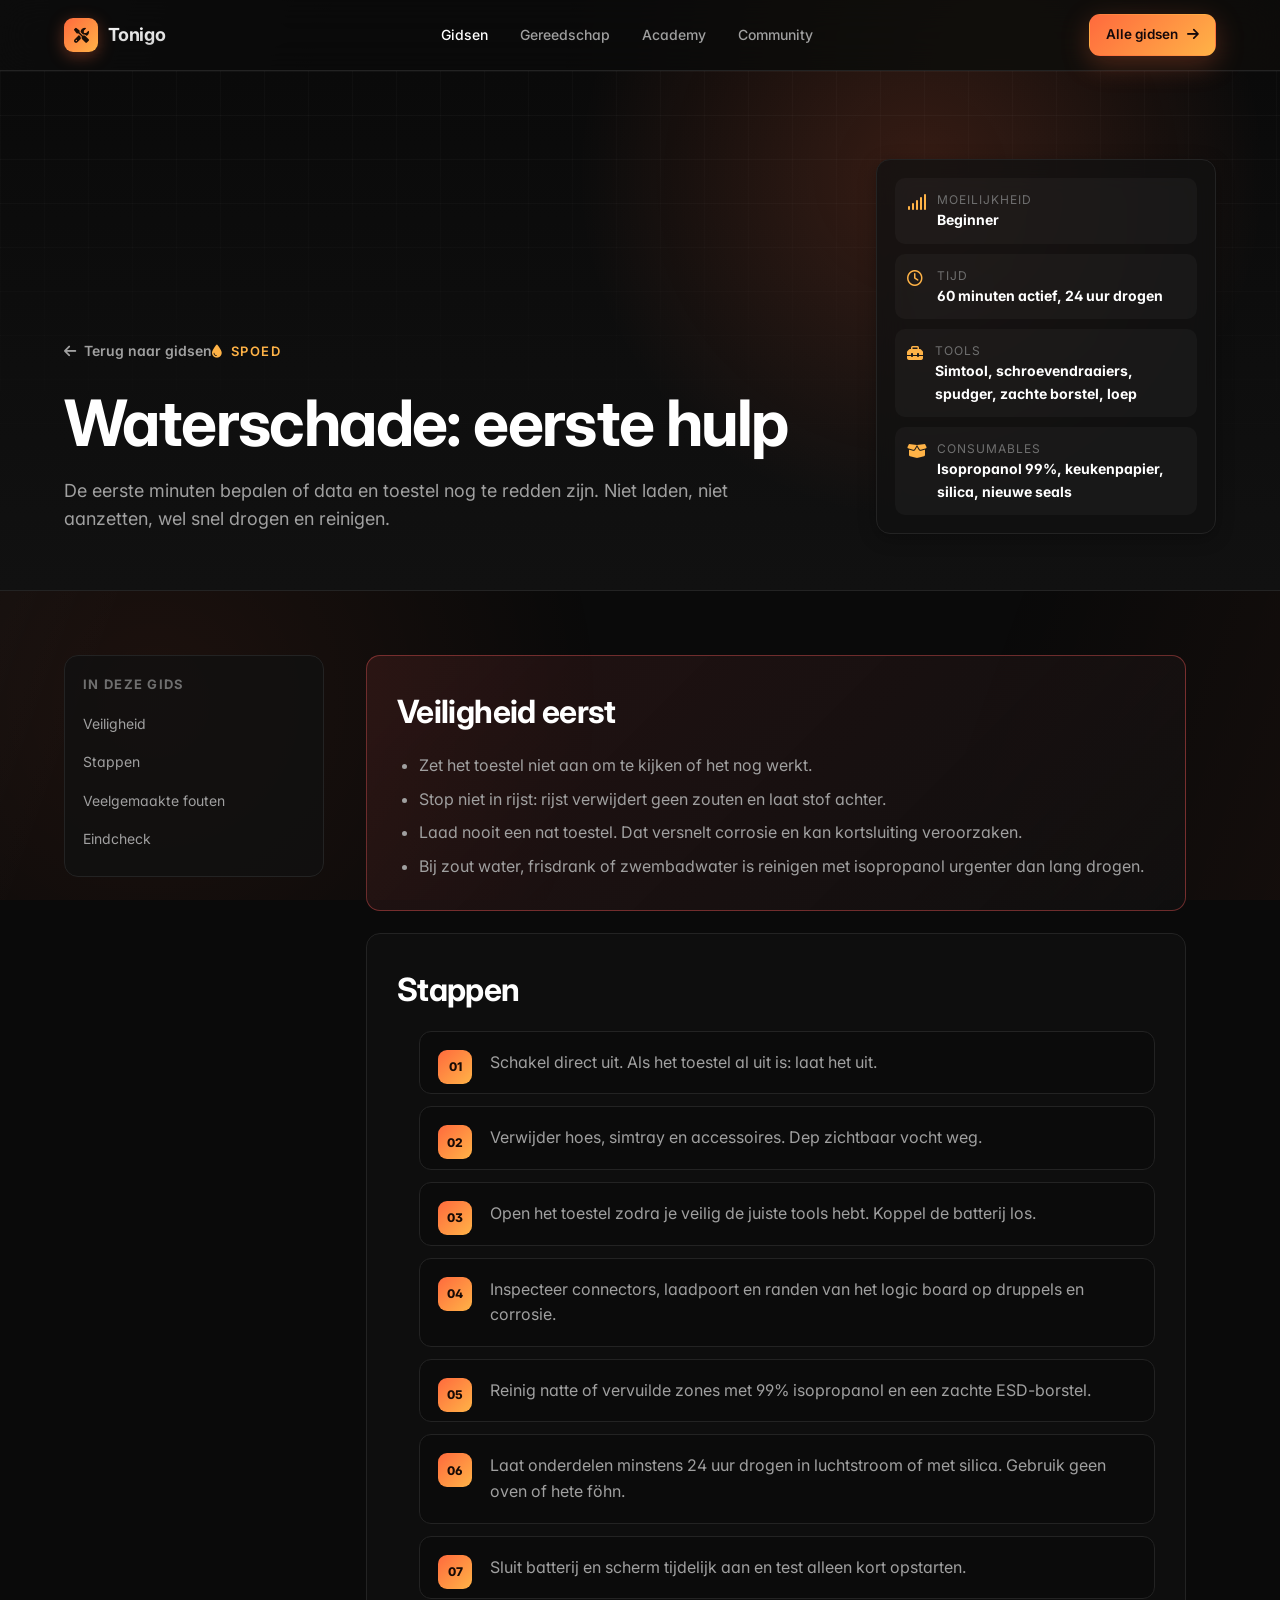
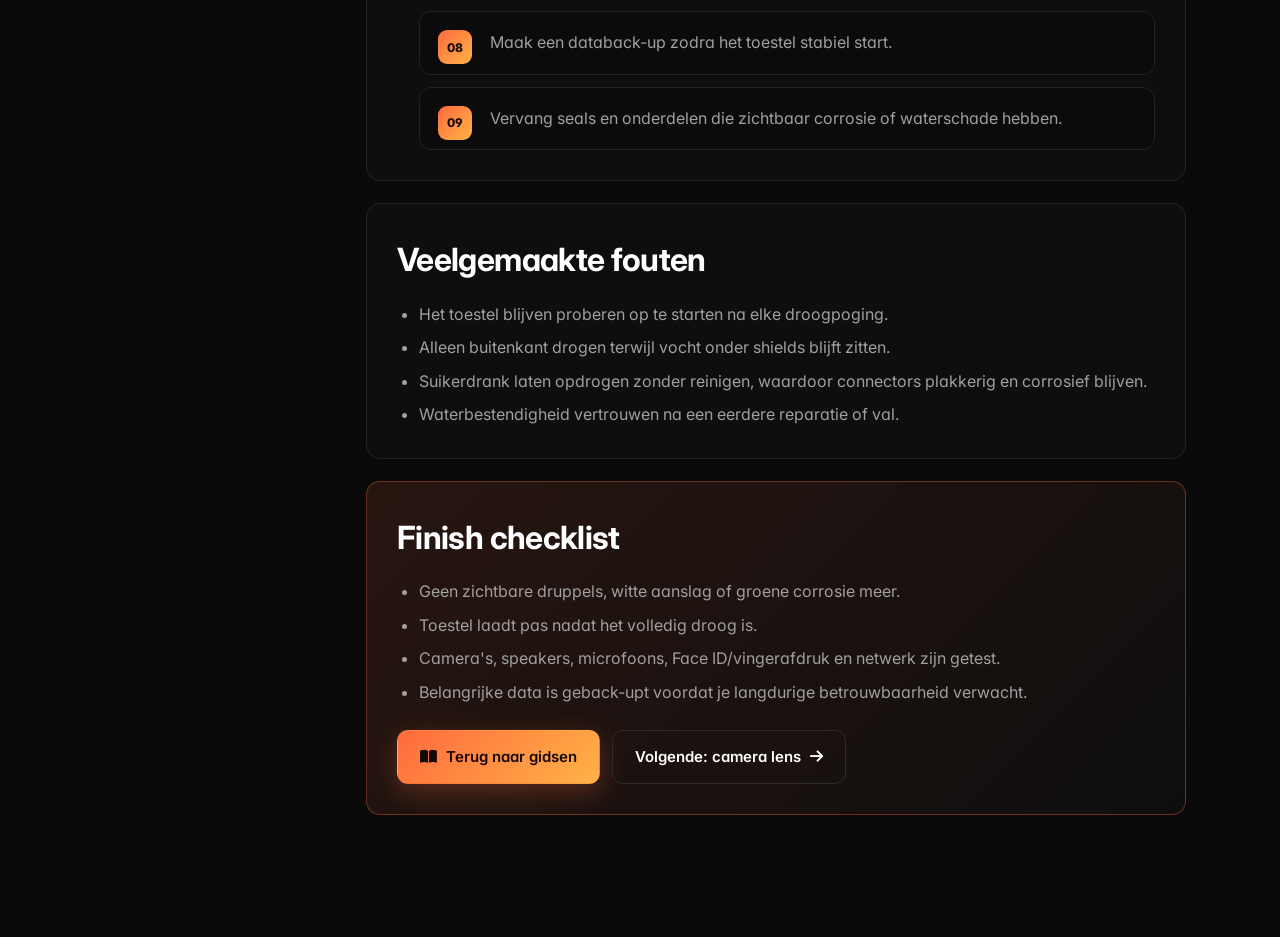
<file: guides/waterschade-eerste-hulp.html>
<!DOCTYPE html>
<html lang="nl">
<head>
<meta charset="UTF-8" />
<meta name="viewport" content="width=device-width, initial-scale=1.0" />
<meta name="description" content="Tonigo gids: eerste hulp bij waterschade aan smartphones." />
<title>Waterschade eerste hulp · Tonigo</title>
<link rel="preconnect" href="https://fonts.googleapis.com" />
<link rel="preconnect" href="https://fonts.gstatic.com" crossorigin />
<link href="https://fonts.googleapis.com/css2?family=Inter:wght@300;400;500;600;700;800&display=swap" rel="stylesheet" />
<link rel="stylesheet" href="https://cdnjs.cloudflare.com/ajax/libs/font-awesome/6.5.0/css/all.min.css" />
<link rel="stylesheet" href="../assets/style.css" />
</head>
<body class="guide-page">
<header class="nav"><div class="container nav__inner"><a href="../index.html" class="logo"><span class="logo__mark"><i class="fa-solid fa-screwdriver-wrench"></i></span><span class="logo__text">Tonigo</span></a><nav class="nav__links"><a href="../index.html#guides">Gidsen</a><a href="../index.html#tools">Gereedschap</a><a href="../index.html#academy">Academy</a><a href="../index.html#community">Community</a></nav><a href="../index.html#guides" class="btn btn--primary btn--small">Alle gidsen <i class="fa-solid fa-arrow-right"></i></a></div></header>
<main>
<section class="guide-hero"><div class="container guide-hero__inner"><div><a class="back-link" href="../index.html#guides"><i class="fa-solid fa-arrow-left"></i> Terug naar gidsen</a><span class="eyebrow"><i class="fa-solid fa-droplet"></i> Spoed</span><h1>Waterschade: eerste hulp</h1><p class="guide-hero__lead">De eerste minuten bepalen of data en toestel nog te redden zijn. Niet laden, niet aanzetten, wel snel drogen en reinigen.</p></div><aside class="guide-specs"><div class="guide-spec"><i class="fa-solid fa-signal"></i><div><span>Moeilijkheid</span><strong>Beginner</strong></div></div><div class="guide-spec"><i class="fa-regular fa-clock"></i><div><span>Tijd</span><strong>60 minuten actief, 24 uur drogen</strong></div></div><div class="guide-spec"><i class="fa-solid fa-toolbox"></i><div><span>Tools</span><strong>Simtool, schroevendraaiers, spudger, zachte borstel, loep</strong></div></div><div class="guide-spec"><i class="fa-solid fa-box-open"></i><div><span>Consumables</span><strong>Isopropanol 99%, keukenpapier, silica, nieuwe seals</strong></div></div></aside></div></section>
<div class="container guide-layout"><aside class="guide-toc"><strong>In deze gids</strong><a href="#veiligheid">Veiligheid</a><a href="#stappen">Stappen</a><a href="#fouten">Veelgemaakte fouten</a><a href="#check">Eindcheck</a></aside><article class="guide-content">
<section id="veiligheid" class="guide-section guide-section--warning"><h2>Veiligheid eerst</h2><ul><li>Zet het toestel niet aan om te kijken of het nog werkt.</li><li>Stop niet in rijst: rijst verwijdert geen zouten en laat stof achter.</li><li>Laad nooit een nat toestel. Dat versnelt corrosie en kan kortsluiting veroorzaken.</li><li>Bij zout water, frisdrank of zwembadwater is reinigen met isopropanol urgenter dan lang drogen.</li></ul></section>
<section id="stappen" class="guide-section"><h2>Stappen</h2><ol class="guide-steps"><li>Schakel direct uit. Als het toestel al uit is: laat het uit.</li><li>Verwijder hoes, simtray en accessoires. Dep zichtbaar vocht weg.</li><li>Open het toestel zodra je veilig de juiste tools hebt. Koppel de batterij los.</li><li>Inspecteer connectors, laadpoort en randen van het logic board op druppels en corrosie.</li><li>Reinig natte of vervuilde zones met 99% isopropanol en een zachte ESD-borstel.</li><li>Laat onderdelen minstens 24 uur drogen in luchtstroom of met silica. Gebruik geen oven of hete föhn.</li><li>Sluit batterij en scherm tijdelijk aan en test alleen kort opstarten.</li><li>Maak een databack-up zodra het toestel stabiel start.</li><li>Vervang seals en onderdelen die zichtbaar corrosie of waterschade hebben.</li></ol></section>
<section id="fouten" class="guide-section"><h2>Veelgemaakte fouten</h2><ul><li>Het toestel blijven proberen op te starten na elke droogpoging.</li><li>Alleen buitenkant drogen terwijl vocht onder shields blijft zitten.</li><li>Suikerdrank laten opdrogen zonder reinigen, waardoor connectors plakkerig en corrosief blijven.</li><li>Waterbestendigheid vertrouwen na een eerdere reparatie of val.</li></ul></section>
<section id="check" class="guide-section guide-section--finish"><h2>Finish checklist</h2><ul><li>Geen zichtbare druppels, witte aanslag of groene corrosie meer.</li><li>Toestel laadt pas nadat het volledig droog is.</li><li>Camera's, speakers, microfoons, Face ID/vingerafdruk en netwerk zijn getest.</li><li>Belangrijke data is geback-upt voordat je langdurige betrouwbaarheid verwacht.</li></ul><div class="guide-cta"><a href="../index.html#guides" class="btn btn--primary"><i class="fa-solid fa-book-open"></i> Terug naar gidsen</a><a href="camera-lens-vervangen.html" class="btn btn--ghost">Volgende: camera lens <i class="fa-solid fa-arrow-right"></i></a></div></section>
</article></div>
</main>
<script src="../assets/script.js"></script>
</body>
</html>
</file>
<file: assets/style.css>
/* ============ Tonigo — Premium Dark UI ============ */

:root {
  --bg: #0a0a0a;
  --bg-2: #111111;
  --bg-3: #161616;
  --bg-4: #1c1c1c;
  --line: #232323;
  --line-2: #2c2c2c;
  --text: #ffffff;
  --text-2: #a0a0a0;
  --text-3: #6f6f6f;

  --accent: #ff6a3d;          /* warm tool-orange */
  --accent-2: #ffb347;
  --accent-soft: rgba(255,106,61,.12);
  --accent-line: rgba(255,106,61,.35);

  --green: #3ddc97;
  --yellow: #ffd166;
  --red: #ff5d5d;

  --radius: 14px;
  --radius-lg: 22px;
  --shadow: 0 10px 40px rgba(0,0,0,.4);
  --shadow-soft: 0 4px 18px rgba(0,0,0,.3);
}

* { box-sizing: border-box; margin: 0; padding: 0; }

html { scroll-behavior: smooth; }

body {
  font-family: 'Inter', system-ui, -apple-system, sans-serif;
  background: var(--bg);
  color: var(--text);
  line-height: 1.6;
  -webkit-font-smoothing: antialiased;
  font-feature-settings: "ss01", "cv11";
}

a { color: inherit; text-decoration: none; transition: all .2s ease; }

img { max-width: 100%; display: block; }

.container {
  max-width: 1200px;
  margin: 0 auto;
  padding: 0 24px;
}

/* ============ NAV ============ */
.nav {
  position: sticky;
  top: 0;
  z-index: 100;
  background: rgba(10,10,10,.7);
  backdrop-filter: blur(18px);
  -webkit-backdrop-filter: blur(18px);
  border-bottom: 1px solid var(--line);
}
.nav__inner {
  display: flex;
  align-items: center;
  justify-content: space-between;
  height: 70px;
}
.logo {
  display: inline-flex;
  align-items: center;
  gap: 10px;
  font-weight: 700;
  font-size: 18px;
  letter-spacing: -.01em;
}
.logo__mark {
  width: 34px; height: 34px;
  display: grid; place-items: center;
  background: linear-gradient(135deg, var(--accent), var(--accent-2));
  border-radius: 9px;
  color: #1a0e07;
  font-size: 15px;
  box-shadow: 0 4px 16px rgba(255,106,61,.35);
}
.logo__text {
  background: linear-gradient(180deg, #fff, #c9c9c9);
  -webkit-background-clip: text;
  background-clip: text;
  color: transparent;
}
.nav__links {
  display: flex;
  gap: 32px;
}
.nav__links a {
  font-size: 14px;
  font-weight: 500;
  color: var(--text-2);
}
.nav__links a:hover { color: var(--text); }

/* ============ Buttons ============ */
.btn {
  display: inline-flex;
  align-items: center;
  gap: 9px;
  padding: 14px 22px;
  border-radius: 11px;
  font-size: 15px;
  font-weight: 600;
  border: 1px solid transparent;
  cursor: pointer;
  font-family: inherit;
  transition: all .2s ease;
  white-space: nowrap;
}
.btn--small { padding: 9px 16px; font-size: 13.5px; }
.btn--large { padding: 18px 30px; font-size: 16px; }
.btn--primary {
  background: linear-gradient(135deg, var(--accent), var(--accent-2));
  color: #15080a;
  box-shadow: 0 8px 28px rgba(255,106,61,.28);
}
.btn--primary:hover {
  transform: translateY(-2px);
  box-shadow: 0 14px 38px rgba(255,106,61,.4);
}
.btn--ghost {
  background: transparent;
  color: var(--text);
  border-color: var(--line-2);
}
.btn--ghost:hover {
  background: var(--bg-3);
  border-color: var(--text-3);
}

/* ============ HERO ============ */
.hero {
  position: relative;
  padding: 120px 0 100px;
  overflow: hidden;
}
.hero__bg {
  position: absolute; inset: 0;
  background:
    radial-gradient(circle at 20% 10%, rgba(255,106,61,.18), transparent 50%),
    radial-gradient(circle at 80% 80%, rgba(255,179,71,.10), transparent 55%),
    linear-gradient(180deg, var(--bg) 0%, var(--bg-2) 100%);
  z-index: 0;
}
.hero__bg::after {
  content: "";
  position: absolute; inset: 0;
  background-image:
    linear-gradient(rgba(255,255,255,.03) 1px, transparent 1px),
    linear-gradient(90deg, rgba(255,255,255,.03) 1px, transparent 1px);
  background-size: 48px 48px;
  mask-image: radial-gradient(ellipse at center, black 30%, transparent 75%);
}
.hero__inner {
  position: relative;
  z-index: 1;
  max-width: 880px;
  text-align: center;
}
.badge {
  display: inline-flex;
  align-items: center;
  gap: 8px;
  padding: 8px 14px;
  border-radius: 99px;
  background: var(--accent-soft);
  border: 1px solid var(--accent-line);
  color: var(--accent-2);
  font-size: 13px;
  font-weight: 500;
  margin-bottom: 28px;
}
.hero h1 {
  font-size: clamp(38px, 5.5vw, 68px);
  line-height: 1.05;
  font-weight: 800;
  letter-spacing: -.025em;
  margin-bottom: 22px;
}
.grad {
  background: linear-gradient(135deg, var(--accent), var(--accent-2));
  -webkit-background-clip: text;
  background-clip: text;
  color: transparent;
}
.lead {
  font-size: 19px;
  color: var(--text-2);
  max-width: 640px;
  margin: 0 auto 38px;
}
.hero__cta {
  display: inline-flex;
  gap: 14px;
  flex-wrap: wrap;
  justify-content: center;
  margin-bottom: 56px;
}
.hero__stats {
  display: flex;
  flex-wrap: wrap;
  justify-content: center;
  gap: 56px;
  list-style: none;
}
.hero__stats li {
  display: flex;
  flex-direction: column;
  gap: 4px;
}
.hero__stats strong {
  font-size: 26px;
  font-weight: 700;
  letter-spacing: -.01em;
}
.hero__stats span {
  font-size: 13px;
  color: var(--text-3);
  text-transform: uppercase;
  letter-spacing: .08em;
}

/* ============ Section heads ============ */
.section-head {
  text-align: center;
  max-width: 680px;
  margin: 0 auto 56px;
}
.eyebrow {
  display: inline-flex;
  align-items: center;
  gap: 7px;
  font-size: 13px;
  font-weight: 600;
  color: var(--accent-2);
  text-transform: uppercase;
  letter-spacing: .12em;
  margin-bottom: 14px;
}
.section-head h2 {
  font-size: clamp(30px, 3.6vw, 44px);
  font-weight: 700;
  letter-spacing: -.02em;
  line-height: 1.15;
  margin-bottom: 14px;
}
.section-head p {
  color: var(--text-2);
  font-size: 17px;
}

/* ============ Features ============ */
.features { padding: 80px 0; }
.features__grid {
  display: grid;
  grid-template-columns: repeat(auto-fit, minmax(240px, 1fr));
  gap: 18px;
}
.feat {
  background: var(--bg-2);
  border: 1px solid var(--line);
  padding: 28px 24px;
  border-radius: var(--radius);
  transition: all .25s ease;
}
.feat:hover {
  border-color: var(--accent-line);
  transform: translateY(-3px);
  box-shadow: var(--shadow-soft);
}
.feat__icon {
  width: 46px; height: 46px;
  display: grid; place-items: center;
  background: var(--accent-soft);
  color: var(--accent-2);
  border-radius: 11px;
  font-size: 19px;
  margin-bottom: 16px;
}
.feat h3 {
  font-size: 17px;
  font-weight: 600;
  margin-bottom: 8px;
}
.feat p {
  font-size: 14.5px;
  color: var(--text-2);
}

/* ============ Diagnose ============ */
.diag {
  padding: 80px 0;
  background: linear-gradient(180deg, var(--bg-2), var(--bg));
  border-top: 1px solid var(--line);
  border-bottom: 1px solid var(--line);
}
.diag__chips {
  display: flex;
  flex-wrap: wrap;
  gap: 12px;
  justify-content: center;
}
.chip {
  display: inline-flex;
  align-items: center;
  gap: 9px;
  padding: 13px 20px;
  background: var(--bg-3);
  border: 1px solid var(--line-2);
  border-radius: 99px;
  color: var(--text);
  font-family: inherit;
  font-size: 14.5px;
  font-weight: 500;
  cursor: pointer;
  transition: all .2s ease;
}
.chip i { color: var(--text-2); }
.chip:hover {
  border-color: var(--accent);
  background: var(--accent-soft);
}
.chip.active {
  border-color: var(--accent);
  background: var(--accent-soft);
  color: var(--accent-2);
}
.chip.active i { color: var(--accent-2); }

.diag__result {
  margin-top: 36px;
  padding: 28px 30px;
  background: var(--bg-3);
  border: 1px solid var(--accent-line);
  border-radius: var(--radius);
  max-width: 760px;
  margin-left: auto;
  margin-right: auto;
}
.diag__result h3 {
  font-size: 20px;
  margin-bottom: 8px;
}
.diag__result p {
  color: var(--text-2);
  font-size: 15px;
  margin-bottom: 18px;
}
.diag__links {
  display: flex;
  flex-wrap: wrap;
  gap: 10px;
}
.diag__links a {
  display: inline-flex;
  align-items: center;
  gap: 7px;
  padding: 9px 14px;
  background: var(--bg-4);
  border: 1px solid var(--line-2);
  border-radius: 9px;
  color: var(--text);
  font-size: 13.5px;
  font-weight: 500;
}
.diag__links a:hover {
  border-color: var(--accent);
  color: var(--accent-2);
}

/* ============ Guides ============ */
.guides { padding: 100px 0; }
.guides__filter {
  display: flex;
  flex-wrap: wrap;
  gap: 8px;
  justify-content: center;
  margin-bottom: 38px;
}
.filter {
  background: transparent;
  border: 1px solid var(--line-2);
  padding: 9px 16px;
  border-radius: 99px;
  color: var(--text-2);
  font-family: inherit;
  font-size: 13.5px;
  font-weight: 500;
  cursor: pointer;
  transition: all .2s ease;
}
.filter:hover { color: var(--text); border-color: var(--text-3); }
.filter.active {
  background: var(--text);
  color: var(--bg);
  border-color: var(--text);
}
.guides__grid {
  display: grid;
  grid-template-columns: repeat(auto-fill, minmax(290px, 1fr));
  gap: 20px;
}
.card {
  background: var(--bg-2);
  border: 1px solid var(--line);
  border-radius: var(--radius);
  overflow: hidden;
  transition: all .25s ease;
  display: flex;
  flex-direction: column;
}
.card:hover {
  transform: translateY(-4px);
  border-color: var(--accent-line);
  box-shadow: var(--shadow);
}
.card__media {
  height: 150px;
  display: grid;
  place-items: center;
  font-size: 52px;
  color: var(--text);
  position: relative;
  overflow: hidden;
}
.card__media::before {
  content: "";
  position: absolute; inset: 0;
  opacity: .35;
  background-size: 24px 24px;
  background-image:
    linear-gradient(rgba(255,255,255,.06) 1px, transparent 1px),
    linear-gradient(90deg, rgba(255,255,255,.06) 1px, transparent 1px);
}
.card__media i { position: relative; z-index: 1; }
.card__media--screen { background: linear-gradient(135deg, #ff6a3d, #ff3d6a); }
.card__media--battery { background: linear-gradient(135deg, #3ddc97, #2db389); }
.card__media--port { background: linear-gradient(135deg, #ffb347, #ff8c42); }
.card__media--water { background: linear-gradient(135deg, #4dabf7, #1971c2); }
.card__media--speaker { background: linear-gradient(135deg, #845ef7, #5f3dc4); }
.card__media--button { background: linear-gradient(135deg, #ff5d5d, #c92a2a); }
.card__media--camera { background: linear-gradient(135deg, #20c997, #099268); }

.card__body { padding: 22px 22px 24px; flex: 1; display: flex; flex-direction: column; }
.card__meta {
  display: flex;
  align-items: center;
  justify-content: space-between;
  margin-bottom: 12px;
}
.tag {
  font-size: 11.5px;
  font-weight: 600;
  padding: 4px 10px;
  border-radius: 99px;
  text-transform: uppercase;
  letter-spacing: .06em;
}
.tag--easy { background: rgba(61,220,151,.15); color: var(--green); }
.tag--mid  { background: rgba(255,209,102,.15); color: var(--yellow); }
.tag--hard { background: rgba(255,93,93,.15); color: var(--red); }
.card__time {
  font-size: 12.5px;
  color: var(--text-3);
  display: inline-flex;
  align-items: center;
  gap: 5px;
}
.card h3 {
  font-size: 17px;
  font-weight: 600;
  margin-bottom: 8px;
  letter-spacing: -.01em;
}
.card p {
  color: var(--text-2);
  font-size: 14px;
  flex: 1;
  margin-bottom: 16px;
}
.card__link {
  display: inline-flex;
  align-items: center;
  gap: 6px;
  font-weight: 600;
  font-size: 14px;
  color: var(--accent-2);
}
.card__link:hover i { transform: translateX(3px); }
.card__link i { transition: transform .2s ease; }

/* ============ Tools ============ */
.tools { padding: 100px 0; background: var(--bg-2); border-top: 1px solid var(--line); border-bottom: 1px solid var(--line); }
.tools__grid {
  display: grid;
  grid-template-columns: repeat(auto-fit, minmax(220px, 1fr));
  gap: 16px;
}
.tool {
  background: var(--bg);
  border: 1px solid var(--line);
  padding: 24px;
  border-radius: var(--radius);
  display: flex;
  flex-direction: column;
  gap: 8px;
  transition: all .2s ease;
}
.tool:hover { border-color: var(--accent-line); transform: translateY(-2px); }
.tool i {
  font-size: 22px;
  color: var(--accent-2);
  margin-bottom: 4px;
}
.tool strong { font-size: 15px; font-weight: 600; }
.tool span { font-size: 13.5px; color: var(--text-2); }

/* ============ Academy ============ */
.academy { padding: 100px 0; }
.path {
  display: grid;
  grid-template-columns: repeat(auto-fit, minmax(220px, 1fr));
  gap: 16px;
  position: relative;
}
.path__step {
  background: var(--bg-2);
  border: 1px solid var(--line);
  padding: 28px 24px;
  border-radius: var(--radius);
  position: relative;
  transition: all .25s ease;
}
.path__step:hover {
  border-color: var(--accent-line);
  background: var(--bg-3);
  transform: translateY(-3px);
}
.path__num {
  display: inline-block;
  font-size: 36px;
  font-weight: 800;
  background: linear-gradient(135deg, var(--accent), var(--accent-2));
  -webkit-background-clip: text;
  background-clip: text;
  color: transparent;
  margin-bottom: 12px;
  letter-spacing: -.03em;
}
.path__step h3 { font-size: 18px; font-weight: 600; margin-bottom: 6px; }
.path__step p { font-size: 14px; color: var(--text-2); }

/* ============ Community ============ */
.community {
  padding: 100px 0;
  background: var(--bg-2);
  border-top: 1px solid var(--line);
  border-bottom: 1px solid var(--line);
}
.community__inner {
  display: grid;
  grid-template-columns: 1fr 1fr;
  gap: 60px;
  align-items: center;
}
.community__inner h2 {
  font-size: clamp(28px, 3.3vw, 40px);
  font-weight: 700;
  letter-spacing: -.02em;
  line-height: 1.2;
  margin: 14px 0 16px;
}
.community__inner p {
  color: var(--text-2);
  font-size: 16px;
  margin-bottom: 24px;
}
.community__card {
  background: var(--bg-3);
  border: 1px solid var(--line);
  border-radius: var(--radius);
  padding: 8px;
}
.community__row {
  display: flex;
  gap: 14px;
  align-items: flex-start;
  padding: 16px 18px;
  border-radius: 10px;
  transition: background .2s ease;
}
.community__row:hover { background: var(--bg-4); }
.community__row + .community__row { border-top: 1px solid var(--line); margin-top: 4px; }
.community__row i {
  font-size: 18px;
  color: var(--accent-2);
  margin-top: 3px;
}
.community__row strong {
  display: block;
  font-size: 14.5px;
  font-weight: 600;
  margin-bottom: 3px;
}
.community__row span {
  font-size: 12.5px;
  color: var(--text-3);
}

/* ============ CTA ============ */
.cta {
  padding: 110px 0;
  text-align: center;
  background:
    radial-gradient(circle at 50% 0%, rgba(255,106,61,.15), transparent 60%),
    var(--bg);
  border-top: 1px solid var(--line);
}
.cta__inner h2 {
  font-size: clamp(30px, 4vw, 48px);
  font-weight: 700;
  letter-spacing: -.02em;
  margin-bottom: 14px;
}
.cta__inner p {
  color: var(--text-2);
  margin-bottom: 30px;
  font-size: 17px;
}

/* ============ Footer ============ */
.footer {
  background: var(--bg-2);
  border-top: 1px solid var(--line);
  padding: 60px 0 0;
}
.footer__inner {
  display: grid;
  grid-template-columns: 1.4fr 2fr;
  gap: 60px;
  padding-bottom: 50px;
}
.footer__brand p {
  color: var(--text-2);
  font-size: 14px;
  margin-top: 14px;
  max-width: 320px;
}
.footer__cols {
  display: grid;
  grid-template-columns: repeat(3, 1fr);
  gap: 30px;
}
.footer__cols h4 {
  font-size: 13px;
  font-weight: 700;
  text-transform: uppercase;
  letter-spacing: .1em;
  color: var(--text-3);
  margin-bottom: 14px;
}
.footer__cols a {
  display: block;
  font-size: 14px;
  color: var(--text-2);
  padding: 4px 0;
}
.footer__cols a:hover { color: var(--text); }
.footer__bottom {
  display: flex;
  justify-content: space-between;
  align-items: center;
  padding: 22px 24px;
  border-top: 1px solid var(--line);
  color: var(--text-3);
  font-size: 13px;
}

/* ============ Responsive ============ */
@media (max-width: 880px) {
  .nav__links { display: none; }
  .hero { padding: 80px 0 60px; }
  .hero__stats { gap: 32px; }
  .community__inner { grid-template-columns: 1fr; gap: 36px; }
  .footer__inner { grid-template-columns: 1fr; gap: 40px; }
  .footer__cols { grid-template-columns: repeat(3, 1fr); gap: 18px; }
  .footer__bottom { flex-direction: column; gap: 8px; padding: 22px 24px; }
}
@media (max-width: 480px) {
  .hero__stats { gap: 22px; flex-direction: column; }
  .footer__cols { grid-template-columns: 1fr 1fr; }
}

/* ============ Hidden filter result ============ */
.card.is-hidden { display: none; }

/* ============ Cinematic phase upgrade ============ */
body::before {
  content: "";
  position: fixed;
  inset: 0;
  pointer-events: none;
  z-index: -1;
  background:
    linear-gradient(110deg, rgba(255,255,255,.035), transparent 22%, transparent 76%, rgba(255,106,61,.045)),
    radial-gradient(circle at 78% 8%, rgba(255,179,71,.10), transparent 34%),
    radial-gradient(circle at 12% 78%, rgba(255,106,61,.08), transparent 34%);
}

.hero {
  min-height: calc(100svh - 70px);
  padding: 82px 0 72px;
  display: grid;
  align-items: center;
}
.hero__inner {
  max-width: 1200px;
  text-align: left;
  display: grid;
  grid-template-columns: minmax(0, .94fr) minmax(360px, .82fr);
  gap: 48px;
  align-items: center;
}
.hero__copy { max-width: 760px; }
.lead { margin-left: 0; margin-right: 0; }
.hero__cta,
.hero__stats { justify-content: flex-start; }

.repair-stage {
  position: relative;
  min-height: 560px;
  isolation: isolate;
  perspective: 1000px;
}
.repair-stage__halo {
  position: absolute;
  inset: 9% 3% 5%;
  border-radius: 42px;
  background:
    radial-gradient(circle at 50% 40%, rgba(255,179,71,.26), transparent 28%),
    radial-gradient(circle at 54% 62%, rgba(255,106,61,.16), transparent 36%);
  filter: blur(20px);
  opacity: .85;
}
.repair-stage__mat {
  position: absolute;
  inset: 14% 2% 8%;
  border: 1px solid rgba(255,255,255,.08);
  border-radius: 32px;
  background:
    linear-gradient(135deg, rgba(255,255,255,.08), transparent 22%),
    repeating-linear-gradient(0deg, rgba(255,255,255,.035) 0 1px, transparent 1px 42px),
    repeating-linear-gradient(90deg, rgba(255,255,255,.025) 0 1px, transparent 1px 42px),
    rgba(17,17,17,.7);
  box-shadow: inset 0 1px 0 rgba(255,255,255,.08), 0 34px 90px rgba(0,0,0,.5);
  transform: rotateX(60deg) rotateZ(-9deg) translateY(72px);
}
.mat-line,
.mat-dot {
  position: absolute;
  display: block;
  background: rgba(255,179,71,.55);
}
.mat-line { height: 1px; width: 48%; }
.mat-line--one { left: 12%; top: 28%; }
.mat-line--two { right: 9%; bottom: 26%; width: 34%; }
.mat-dot {
  width: 6px; height: 6px;
  border-radius: 999px;
  box-shadow: 0 0 22px rgba(255,179,71,.75);
}
.mat-dot--one { left: 18%; bottom: 20%; }
.mat-dot--two { right: 22%; top: 22%; }
.phone-exploded {
  position: absolute;
  inset: 11% 15% 8%;
  transform-style: preserve-3d;
  animation: floatRig 8s ease-in-out infinite;
}
.phone-panel {
  position: absolute;
  left: 50%;
  top: 50%;
  width: 215px;
  height: 430px;
  border-radius: 34px;
  transform: translate(-50%, -50%) rotateX(58deg) rotateZ(-18deg);
  box-shadow: 0 28px 70px rgba(0,0,0,.48);
}
.phone-panel--back {
  background:
    linear-gradient(150deg, rgba(255,255,255,.16), transparent 26%),
    linear-gradient(180deg, #303030, #0d0d0d);
  border: 1px solid rgba(255,255,255,.13);
  translate: -50px 42px;
}
.phone-panel--board {
  width: 130px;
  height: 290px;
  translate: 26px -14px;
  background:
    linear-gradient(160deg, rgba(61,220,151,.28), transparent 24%),
    #10261f;
  border: 1px solid rgba(61,220,151,.36);
}
.phone-panel--board span {
  position: absolute;
  width: 34px;
  height: 44px;
  border-radius: 6px;
  background: rgba(0,0,0,.45);
  border: 1px solid rgba(255,255,255,.09);
}
.phone-panel--board span:nth-child(1) { left: 20px; top: 38px; }
.phone-panel--board span:nth-child(2) { right: 18px; top: 92px; }
.phone-panel--board span:nth-child(3) { left: 24px; bottom: 76px; width: 70px; height: 32px; }
.phone-panel--board span:nth-child(4) { right: 24px; bottom: 30px; width: 28px; height: 28px; border-radius: 999px; }
.phone-panel--battery {
  width: 118px;
  height: 280px;
  translate: -102px -50px;
  background: linear-gradient(180deg, #232323, #080808);
  border: 1px solid rgba(255,179,71,.35);
}
.phone-panel--battery::before {
  content: "Li-ion";
  position: absolute;
  left: 22px;
  bottom: 28px;
  color: rgba(255,255,255,.58);
  font-size: 14px;
  font-weight: 700;
}
.phone-panel--screen {
  translate: 86px -92px;
  background:
    radial-gradient(circle at 34% 18%, rgba(255,179,71,.38), transparent 18%),
    linear-gradient(150deg, rgba(255,255,255,.18), transparent 24%),
    linear-gradient(180deg, #171717, #050505);
  border: 1px solid rgba(255,255,255,.20);
}
.tool-float,
.micro-copy {
  position: absolute;
  z-index: 2;
}
.tool-float {
  width: 58px;
  height: 58px;
  display: grid;
  place-items: center;
  border-radius: 16px;
  background: rgba(28,28,28,.78);
  border: 1px solid rgba(255,255,255,.10);
  color: var(--accent-2);
  box-shadow: 0 18px 42px rgba(0,0,0,.36);
  backdrop-filter: blur(14px);
}
.tool-float--driver { left: 8%; top: 18%; transform: rotate(-15deg); }
.tool-float--pick { right: 3%; top: 33%; transform: rotate(10deg); }
.tool-float--bolt { left: 17%; bottom: 18%; transform: rotate(8deg); }
.micro-copy {
  padding: 7px 11px;
  border: 1px solid rgba(255,179,71,.22);
  border-radius: 999px;
  color: var(--accent-2);
  background: rgba(10,10,10,.65);
  font-size: 11px;
  text-transform: uppercase;
  letter-spacing: .12em;
}
.micro-copy--top { right: 9%; top: 13%; }
.micro-copy--bottom { left: 4%; bottom: 12%; }

@keyframes floatRig {
  0%, 100% { transform: translate3d(0, 0, 0) rotateZ(0); }
  50% { transform: translate3d(0, -14px, 0) rotateZ(1deg); }
}

.diag,
.tools,
.community,
.cta {
  position: relative;
  overflow: hidden;
}
.diag::before,
.tools::before,
.community::before,
.cta::before {
  content: "";
  position: absolute;
  inset: 0;
  pointer-events: none;
  background: linear-gradient(90deg, transparent, rgba(255,255,255,.04), transparent);
  opacity: .45;
}
.diag > .container,
.tools > .container,
.community > .container,
.cta > .container {
  position: relative;
  z-index: 1;
}

.reveal {
  opacity: 0;
  transform: translateY(24px);
  transition: opacity .7s ease, transform .7s ease;
}
.reveal.is-visible {
  opacity: 1;
  transform: translateY(0);
}

/* ============ Guide detail pages ============ */
.guide-page .nav__links a[href="../index.html#guides"] { color: var(--text); }
.guide-hero {
  position: relative;
  padding: 88px 0 56px;
  overflow: hidden;
  background:
    radial-gradient(circle at 72% 20%, rgba(255,106,61,.18), transparent 34%),
    linear-gradient(180deg, var(--bg), var(--bg-2));
  border-bottom: 1px solid var(--line);
}
.guide-hero::after {
  content: "";
  position: absolute;
  inset: 0;
  background-image:
    linear-gradient(rgba(255,255,255,.035) 1px, transparent 1px),
    linear-gradient(90deg, rgba(255,255,255,.025) 1px, transparent 1px);
  background-size: 44px 44px;
  mask-image: linear-gradient(180deg, black, transparent 82%);
}
.guide-hero__inner {
  position: relative;
  z-index: 1;
  display: grid;
  grid-template-columns: minmax(0, 1fr) 340px;
  gap: 44px;
  align-items: end;
}
.back-link {
  display: inline-flex;
  align-items: center;
  gap: 8px;
  color: var(--text-2);
  font-size: 14px;
  font-weight: 600;
  margin-bottom: 28px;
}
.back-link:hover { color: var(--accent-2); }
.guide-hero h1 {
  font-size: clamp(36px, 5vw, 64px);
  line-height: 1.04;
  letter-spacing: -.025em;
  max-width: 780px;
}
.guide-hero__lead {
  max-width: 700px;
  margin-top: 20px;
  color: var(--text-2);
  font-size: 18px;
}
.guide-specs {
  display: grid;
  gap: 10px;
  padding: 18px;
  background: rgba(17,17,17,.78);
  border: 1px solid var(--line);
  border-radius: var(--radius);
  box-shadow: var(--shadow-soft);
  backdrop-filter: blur(16px);
}
.guide-spec {
  display: flex;
  gap: 12px;
  align-items: flex-start;
  padding: 12px;
  border-radius: 10px;
  background: rgba(255,255,255,.03);
}
.guide-spec i {
  color: var(--accent-2);
  width: 18px;
  margin-top: 4px;
}
.guide-spec span {
  display: block;
  color: var(--text-3);
  font-size: 12px;
  text-transform: uppercase;
  letter-spacing: .08em;
}
.guide-spec strong {
  display: block;
  font-size: 14px;
}
.guide-layout {
  display: grid;
  grid-template-columns: 260px minmax(0, 1fr);
  gap: 42px;
  padding: 64px 24px 100px;
}
.guide-toc {
  position: sticky;
  top: 94px;
  align-self: start;
  padding: 18px;
  border: 1px solid var(--line);
  border-radius: var(--radius);
  background: rgba(17,17,17,.78);
}
.guide-toc strong {
  display: block;
  margin-bottom: 10px;
  font-size: 13px;
  color: var(--text-3);
  text-transform: uppercase;
  letter-spacing: .1em;
}
.guide-toc a {
  display: block;
  color: var(--text-2);
  padding: 8px 0;
  font-size: 14px;
}
.guide-toc a:hover { color: var(--accent-2); }
.guide-content { max-width: 820px; }
.guide-section {
  padding: 30px;
  border: 1px solid var(--line);
  border-radius: var(--radius);
  background: rgba(17,17,17,.68);
  margin-bottom: 22px;
}
.guide-section--warning {
  border-color: rgba(255,93,93,.38);
  background: linear-gradient(135deg, rgba(255,93,93,.10), rgba(17,17,17,.72));
}
.guide-section--finish {
  border-color: var(--accent-line);
  background: linear-gradient(135deg, var(--accent-soft), rgba(17,17,17,.72));
}
.guide-section h2 {
  font-size: clamp(24px, 3vw, 32px);
  letter-spacing: -.02em;
  margin-bottom: 16px;
}
.guide-section h3 {
  font-size: 18px;
  margin: 22px 0 8px;
}
.guide-section p,
.guide-section li { color: var(--text-2); }
.guide-section ul,
.guide-section ol { padding-left: 22px; }
.guide-section li + li { margin-top: 8px; }
.guide-steps {
  counter-reset: step;
  list-style: none;
  padding-left: 0;
}
.guide-steps li {
  counter-increment: step;
  position: relative;
  padding: 18px 18px 18px 70px;
  border: 1px solid var(--line);
  border-radius: 12px;
  background: rgba(0,0,0,.18);
}
.guide-steps li + li { margin-top: 12px; }
.guide-steps li::before {
  content: counter(step, decimal-leading-zero);
  position: absolute;
  left: 18px;
  top: 18px;
  width: 34px;
  height: 34px;
  display: grid;
  place-items: center;
  border-radius: 9px;
  background: linear-gradient(135deg, var(--accent), var(--accent-2));
  color: #180a05;
  font-size: 12px;
  font-weight: 800;
}
.guide-cta {
  display: flex;
  flex-wrap: wrap;
  gap: 12px;
  margin-top: 24px;
}

@media (prefers-reduced-motion: reduce) {
  html { scroll-behavior: auto; }
  *,
  *::before,
  *::after {
    animation-duration: .01ms !important;
    animation-iteration-count: 1 !important;
    scroll-behavior: auto !important;
    transition-duration: .01ms !important;
  }
  .reveal {
    opacity: 1;
    transform: none;
  }
}

@media (max-width: 880px) {
  .hero__inner { grid-template-columns: 1fr; }
  .hero__copy { text-align: left; }
  .repair-stage {
    min-height: 430px;
    order: -1;
  }
  .phone-exploded { inset: 4% 11% 4%; }
  .guide-hero__inner { grid-template-columns: 1fr; }
  .guide-layout {
    grid-template-columns: 1fr;
    padding-top: 36px;
  }
  .guide-toc { position: static; }
}

@media (max-width: 480px) {
  .container { padding: 0 18px; }
  .hero h1 { font-size: clamp(36px, 12vw, 48px); }
  .repair-stage { min-height: 360px; }
  .phone-panel {
    width: 165px;
    height: 330px;
    border-radius: 28px;
  }
  .phone-panel--board {
    width: 100px;
    height: 220px;
  }
  .phone-panel--battery {
    width: 90px;
    height: 215px;
  }
  .tool-float {
    width: 48px;
    height: 48px;
  }
  .guide-section { padding: 22px; }
  .guide-steps li {
    padding-left: 18px;
    padding-top: 66px;
  }
}
</file>
